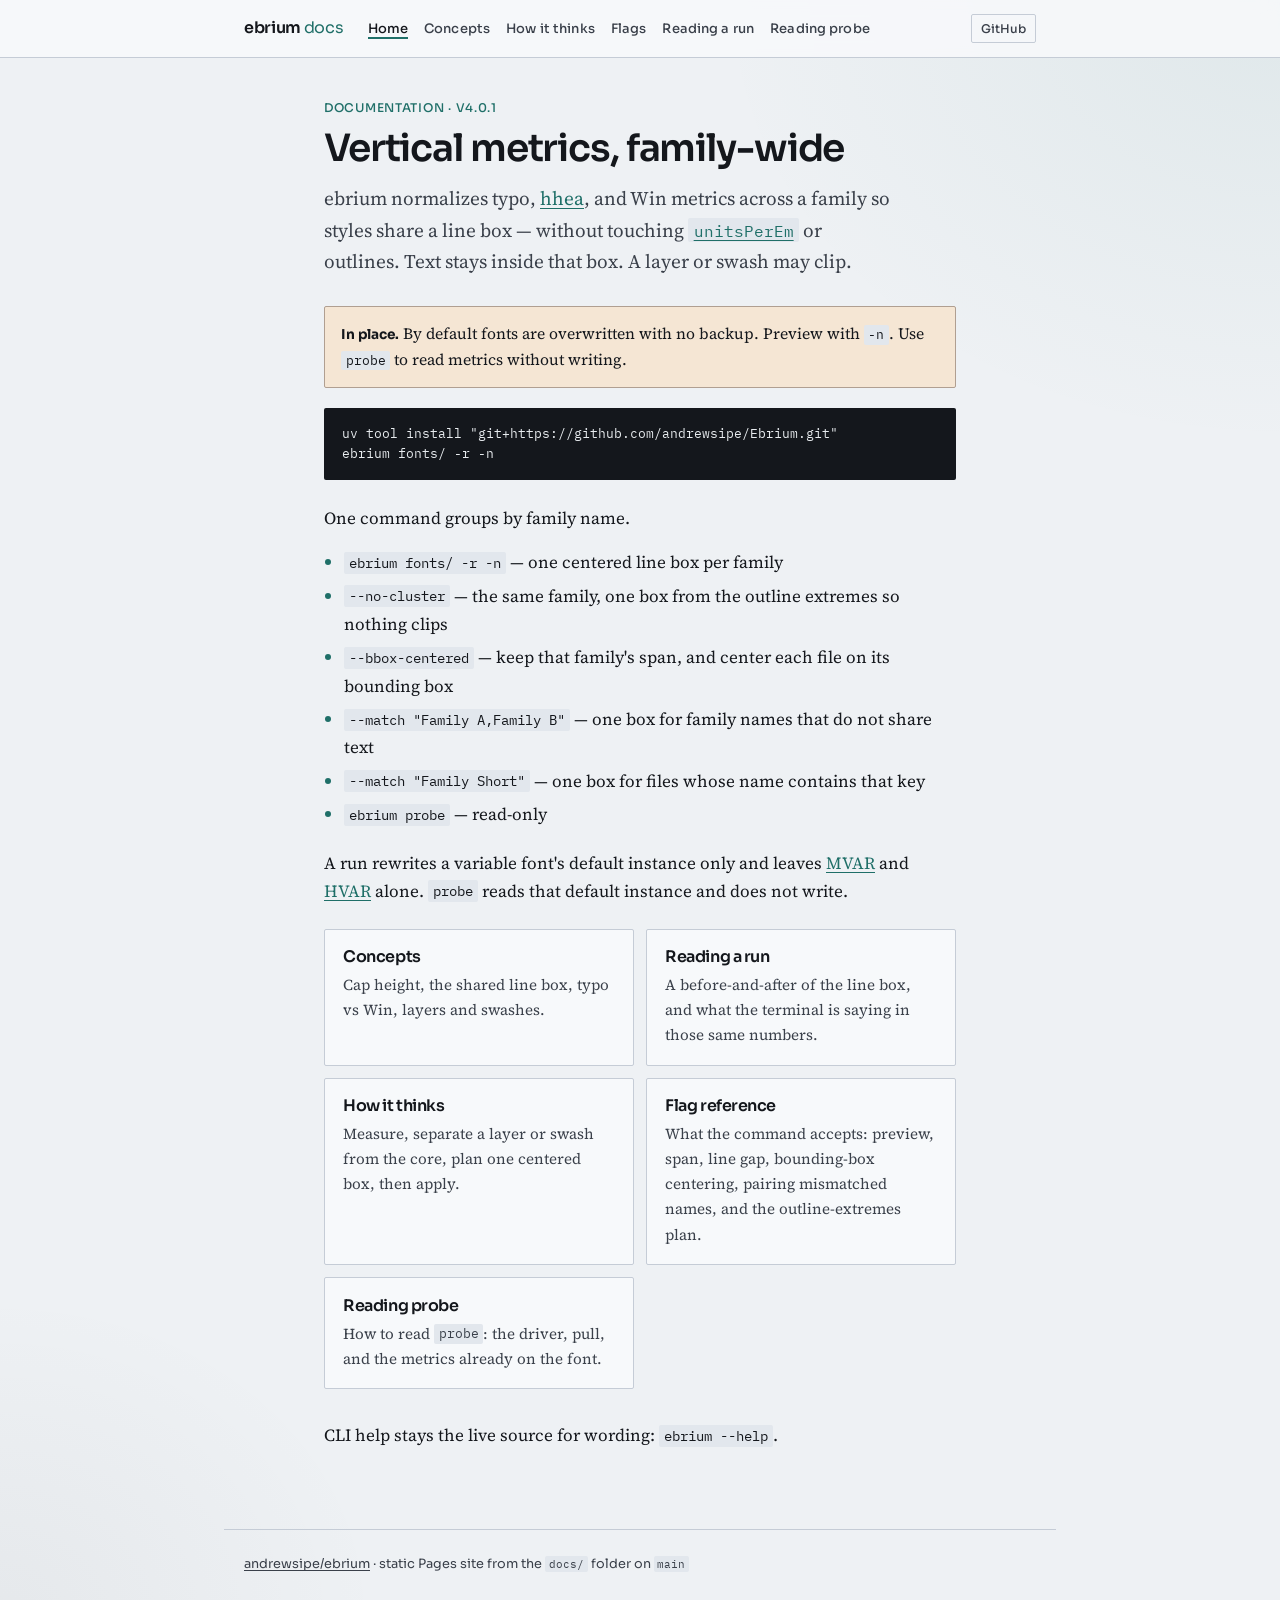
<file: docs/index.html>
<!DOCTYPE html>
<html lang="en">
<head>
  <meta charset="utf-8" />
  <meta name="viewport" content="width=device-width, initial-scale=1" />
  <title>ebrium docs</title>
  <meta name="description" content="Normalize vertical metrics across font families — the line box, how to read a run, flags, and report lookup." />
  <link rel="preconnect" href="https://fonts.googleapis.com" />
  <link rel="preconnect" href="https://fonts.gstatic.com" crossorigin />
  <link href="https://fonts.googleapis.com/css2?family=IBM+Plex+Mono:wght@400;500&family=Sora:wght@400;500;600&family=Source+Serif+4:opsz,wght@8..60,400;8..60,600&display=swap" rel="stylesheet" />
  <link rel="stylesheet" href="styles.css" />
</head>
<body>
  <header class="site-header">
    <div class="site-header-inner">
      <a class="brand" href="index.html">ebrium <span>docs</span></a>
      <nav class="nav" aria-label="Primary">
        <a href="index.html" aria-current="page">Home</a>
        <a href="concepts.html">Concepts</a>
        <a href="logic.html">How it thinks</a>
        <a href="flags.html">Flags</a>
        <a href="terminal.html">Reading a run</a>
        <a href="report.html">Reading probe</a>
      </nav>
      <a class="github-link" href="https://github.com/andrewsipe/ebrium">GitHub</a>
    </div>
  </header>

  <main>
    <p class="meta">Documentation · v4.0.1</p>
    <h1>Vertical metrics, family-wide</h1>
    <p class="lede">
      ebrium normalizes typo, <a href="https://learn.microsoft.com/en-us/typography/opentype/spec/hhea">hhea</a>, and Win metrics across a family so styles share a line box — without touching <a href="https://learn.microsoft.com/en-us/typography/opentype/spec/head#unitsPerEm"><code>unitsPerEm</code></a> or outlines. Text stays inside that box. A layer or swash may clip.
    </p>

    <div class="callout warn">
      <strong>In place.</strong> By default fonts are overwritten with no backup. Preview with <code>-n</code>. Use <code>probe</code> to read metrics without writing.
    </div>

    <pre><code>uv tool install "git+https://github.com/andrewsipe/Ebrium.git"
ebrium fonts/ -r -n</code></pre>

    <p>One command groups by family name.</p>
    <ul>
      <li><code>ebrium fonts/ -r -n</code> — one centered line box per family</li>
      <li><code>--no-cluster</code> — the same family, one box from the outline extremes so nothing clips</li>
      <li><code>--bbox-centered</code> — keep that family's span, and center each file on its bounding box</li>
      <li><code>--match "Family A,Family B"</code> — one box for family names that do not share text</li>
      <li><code>--match "Family Short"</code> — one box for files whose name contains that key</li>
      <li><code>ebrium probe</code> — read-only</li>
    </ul>
    <p>A run rewrites a variable font's default instance only and leaves <a href="https://learn.microsoft.com/en-us/typography/opentype/spec/mvar">MVAR</a> and <a href="https://learn.microsoft.com/en-us/typography/opentype/spec/hvar">HVAR</a> alone. <code>probe</code> reads that default instance and does not write.</p>

    <div class="card-grid">
      <a class="card" href="concepts.html">
        <h2>Concepts</h2>
        <p>Cap height, the shared line box, typo vs Win, layers and swashes.</p>
      </a>
      <a class="card" href="terminal.html">
        <h2>Reading a run</h2>
        <p>A before-and-after of the line box, and what the terminal is saying in those same numbers.</p>
      </a>
      <a class="card" href="logic.html">
        <h2>How it thinks</h2>
        <p>Measure, separate a layer or swash from the core, plan one centered box, then apply.</p>
      </a>
      <a class="card" href="flags.html">
        <h2>Flag reference</h2>
        <p>What the command accepts: preview, span, line gap, bounding-box centering, pairing mismatched names, and the outline-extremes plan.</p>
      </a>
      <a class="card" href="report.html">
        <h2>Reading probe</h2>
        <p>How to read <code>probe</code>: the driver, pull, and the metrics already on the font.</p>
      </a>
    </div>

    <p>CLI help stays the live source for wording: <code>ebrium --help</code>.</p>
  </main>

  <footer class="site-footer">
    <a href="https://github.com/andrewsipe/ebrium">andrewsipe/ebrium</a>
    · static Pages site from the <code>docs/</code> folder on <code>main</code>
  </footer>
</body>
</html>
</file>
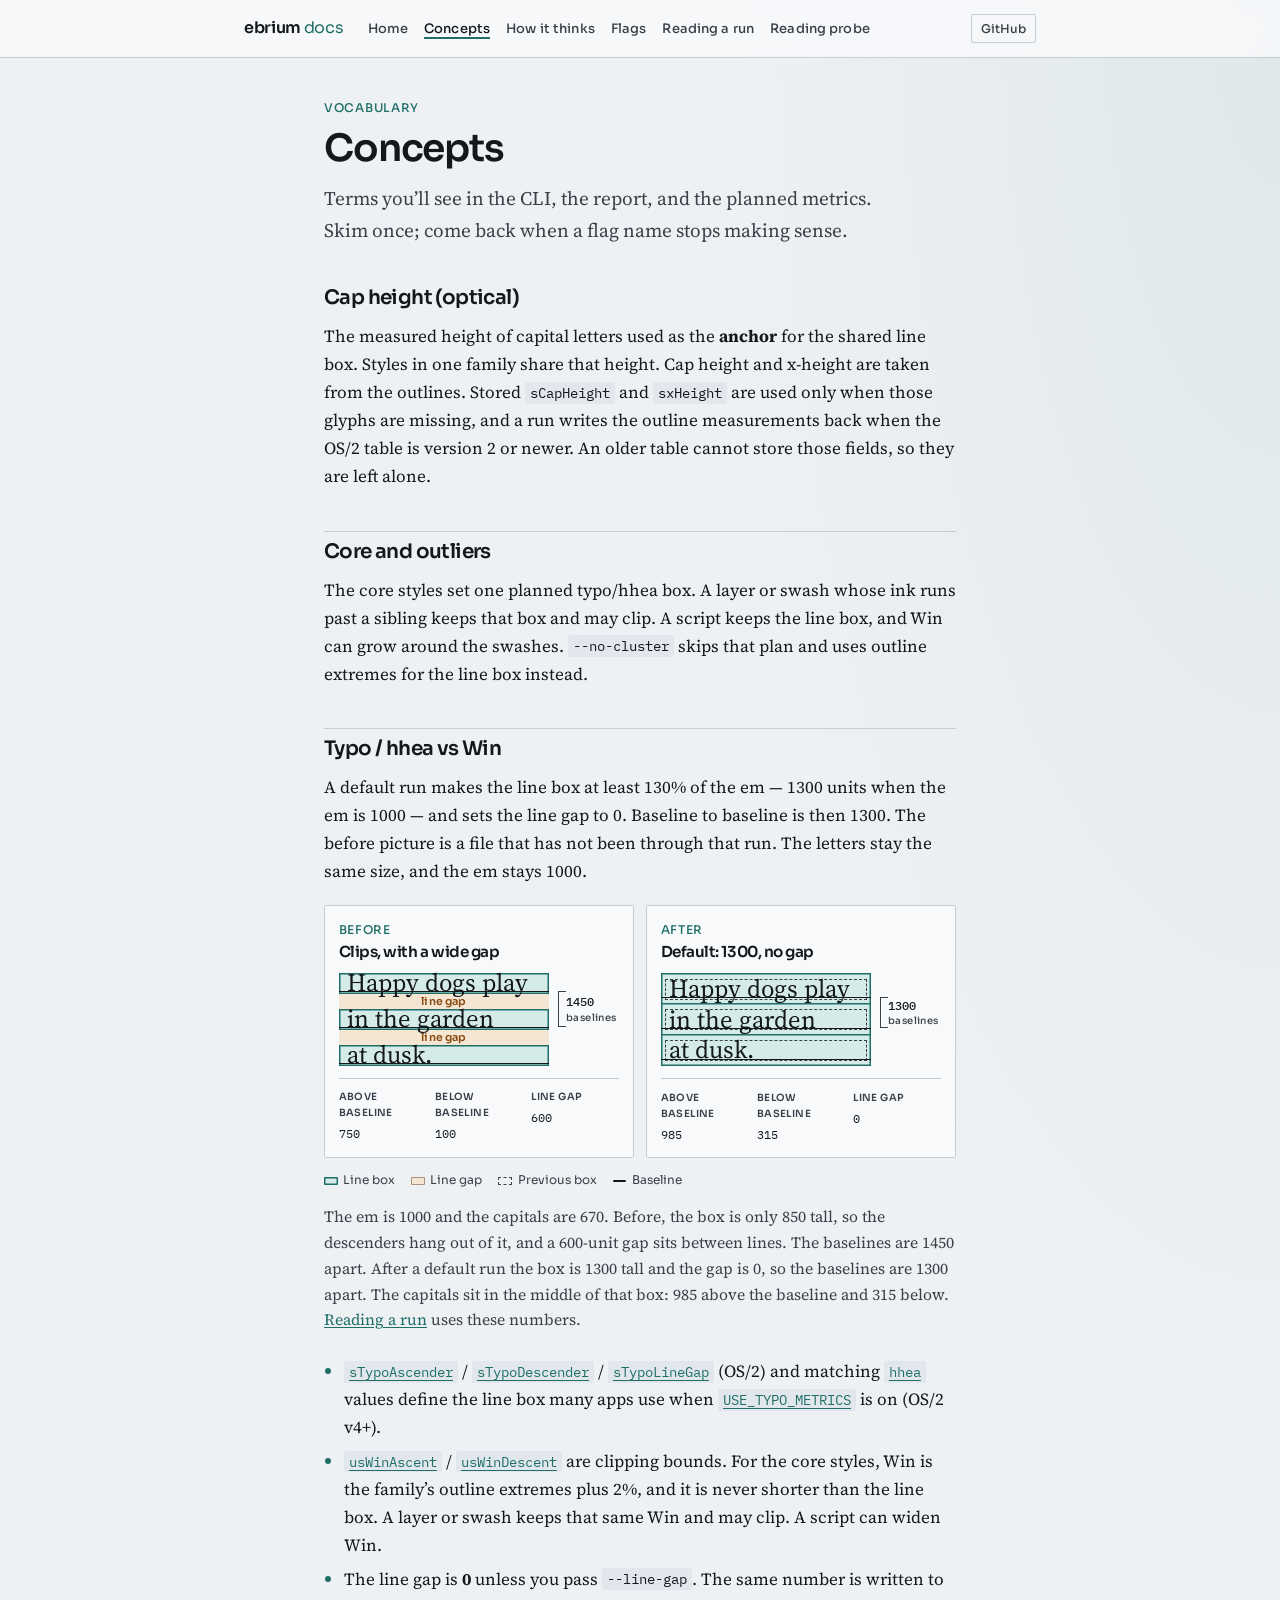
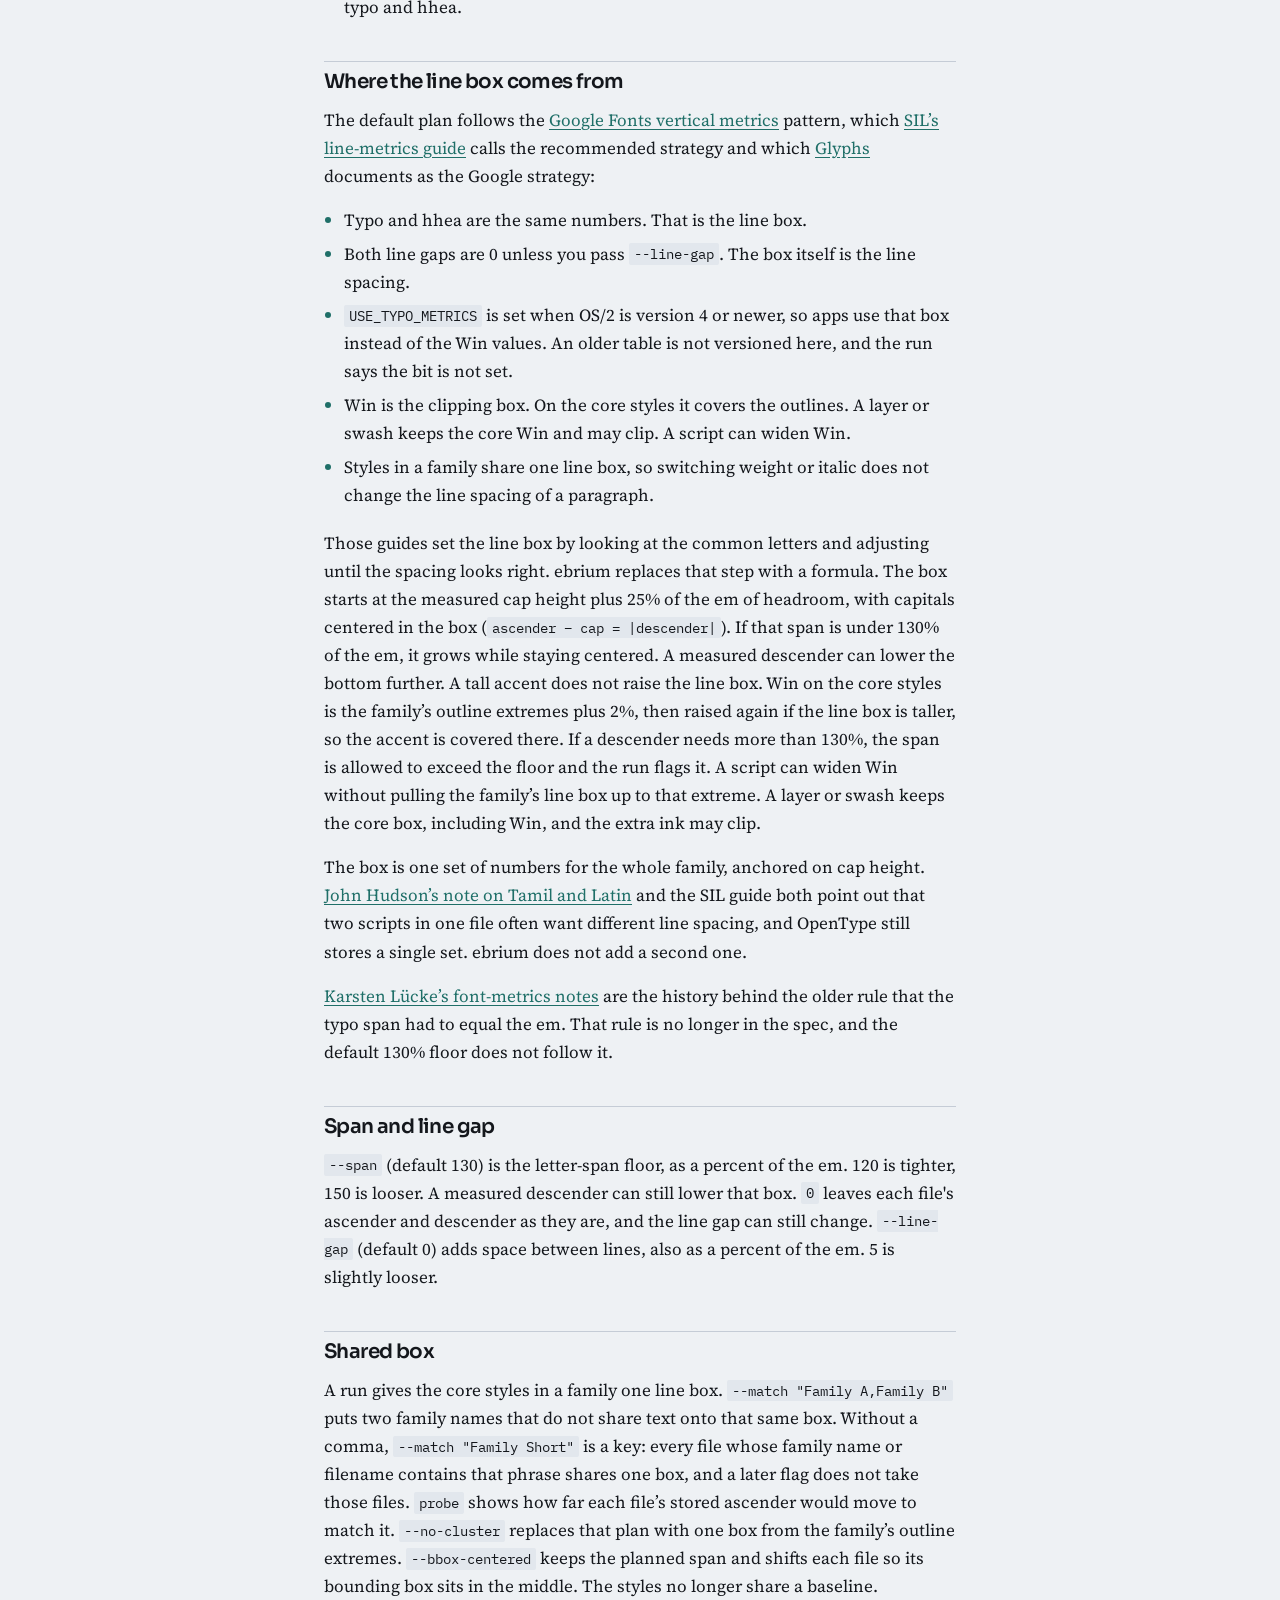
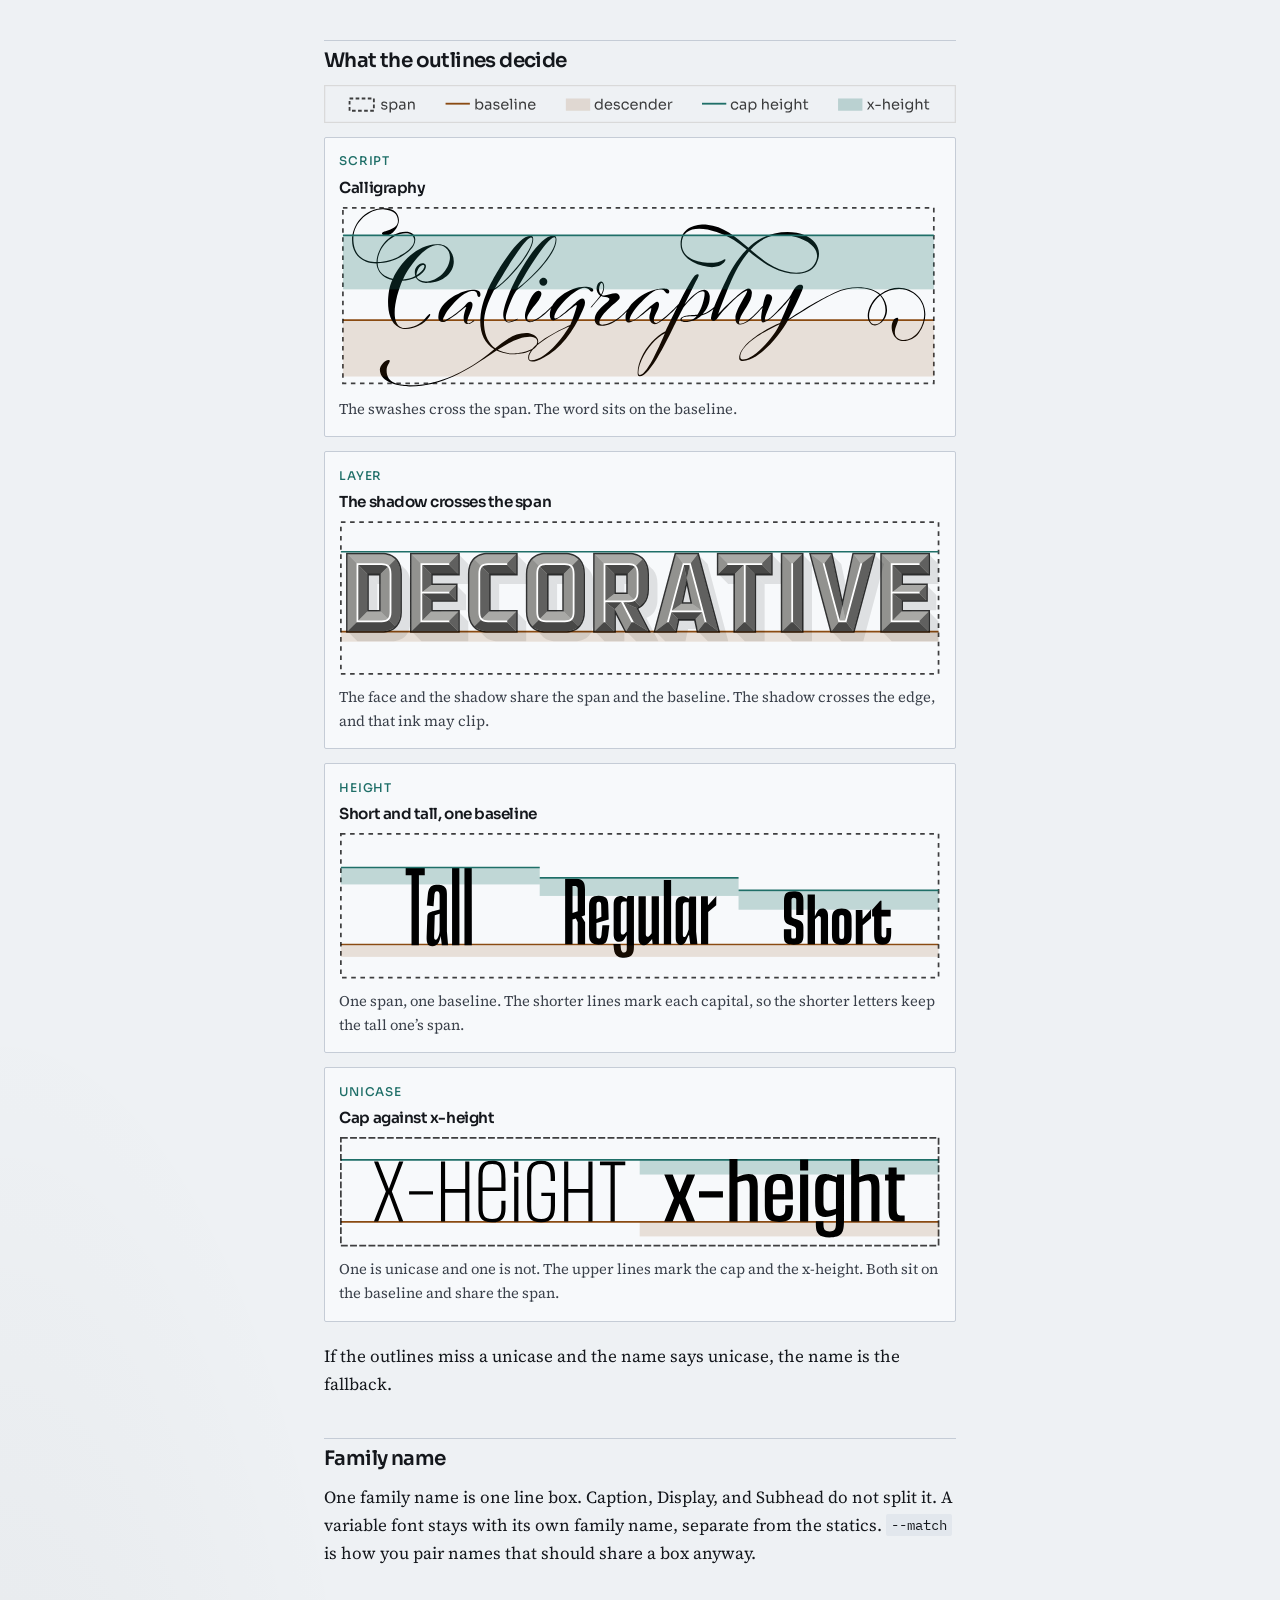
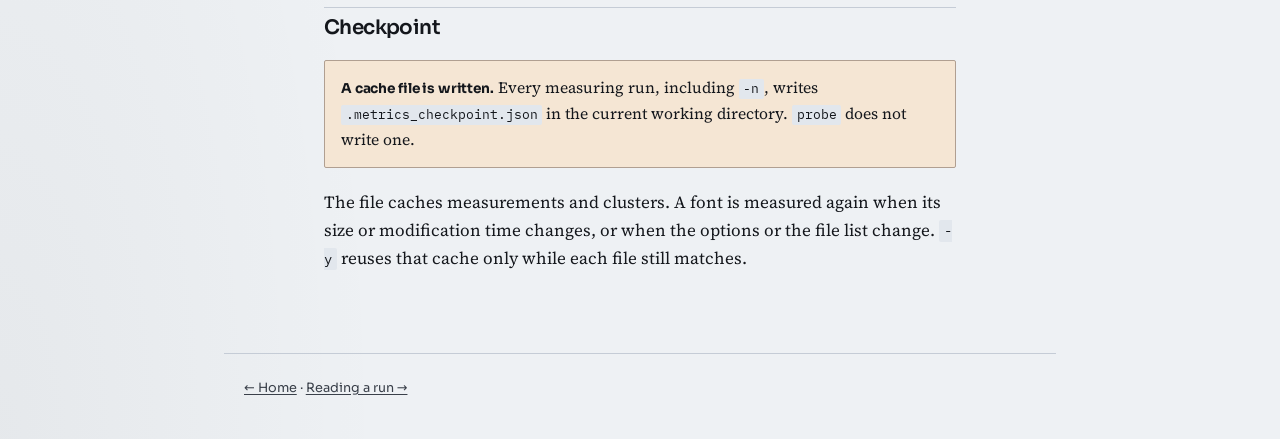
<file: docs/concepts.html>
<!DOCTYPE html>
<html lang="en">
<head>
  <meta charset="utf-8" />
  <meta name="viewport" content="width=device-width, initial-scale=1" />
  <title>Concepts · ebrium</title>
  <link rel="preconnect" href="https://fonts.googleapis.com" />
  <link rel="preconnect" href="https://fonts.gstatic.com" crossorigin />
  <link href="https://fonts.googleapis.com/css2?family=IBM+Plex+Mono:wght@400;500&family=Sora:wght@400;500;600&family=Source+Serif+4:opsz,wght@8..60,400;8..60,600&display=swap" rel="stylesheet" />
  <link rel="stylesheet" href="styles.css" />
</head>
<body>
  <header class="site-header">
    <div class="site-header-inner">
      <a class="brand" href="index.html">ebrium <span>docs</span></a>
      <nav class="nav" aria-label="Primary">
        <a href="index.html">Home</a>
        <a href="concepts.html" aria-current="page">Concepts</a>
        <a href="logic.html">How it thinks</a>
        <a href="flags.html">Flags</a>
        <a href="terminal.html">Reading a run</a>
        <a href="report.html">Reading probe</a>
      </nav>
      <a class="github-link" href="https://github.com/andrewsipe/ebrium">GitHub</a>
    </div>
  </header>

  <main>
    <p class="meta">Vocabulary</p>
    <h1>Concepts</h1>
    <p class="lede">Terms you’ll see in the CLI, the report, and the planned metrics. Skim once; come back when a flag name stops making sense.</p>

    <h2>Cap height (optical)</h2>
    <p>The measured height of capital letters used as the <strong>anchor</strong> for the shared line box. Styles in one family share that height. Cap height and x-height are taken from the outlines. Stored <code>sCapHeight</code> and <code>sxHeight</code> are used only when those glyphs are missing, and a run writes the outline measurements back when the OS/2 table is version 2 or newer. An older table cannot store those fields, so they are left alone.</p>

    <h2>Core and outliers</h2>
    <p>The core styles set one planned typo/hhea box. A layer or swash whose ink runs past a sibling keeps that box and may clip. A script keeps the line box, and Win can grow around the swashes. <code>--no-cluster</code> skips that plan and uses outline extremes for the line box instead.</p>

    <h2 id="line-box">Typo / hhea vs Win</h2>
    <p>A default run makes the line box at least 130% of the em — 1300 units when the em is 1000 — and sets the line gap to 0. Baseline to baseline is then 1300. The before picture is a file that has not been through that run. The letters stay the same size, and the em stays 1000.</p>

    <!-- Specimen: em 1000, cap 670. Before 750 / 100 / gap 600. After 985 / 315 / gap 0. Keep in sync with terminal.html. -->
    <figure class="linebox">
      <div class="linebox-panels">
        <div class="linebox-panel">
          <p class="meta">Before</p>
          <h3>Clips, with a wide gap</h3>
          <div class="stack before">
            <div class="ln"><span>Happy dogs play</span></div>
            <div class="band">line gap</div>
            <div class="ln"><span>in the garden</span></div>
            <div class="band">line gap</div>
            <div class="ln"><span>at dusk.</span></div>
            <div class="measure">1450<small>baselines</small></div>
          </div>
          <ul class="linebox-nums">
            <li><span>Above baseline</span>750</li>
            <li><span>Below baseline</span>100</li>
            <li><span>Line gap</span>600</li>
          </ul>
        </div>
        <div class="linebox-panel">
          <p class="meta">After</p>
          <h3>Default: 1300, no gap</h3>
          <div class="stack after">
            <div class="ln"><span>Happy dogs play</span></div>
            <div class="ln"><span>in the garden</span></div>
            <div class="ln"><span>at dusk.</span></div>
            <div class="measure">1300<small>baselines</small></div>
          </div>
          <ul class="linebox-nums">
            <li><span>Above baseline</span>985</li>
            <li><span>Below baseline</span>315</li>
            <li><span>Line gap</span>0</li>
          </ul>
        </div>
      </div>
      <ul class="linebox-key">
        <li><i class="swatch box" aria-hidden="true"></i>Line box</li>
        <li><i class="swatch gap" aria-hidden="true"></i>Line gap</li>
        <li><i class="swatch ghost" aria-hidden="true"></i>Previous box</li>
        <li><i class="swatch base" aria-hidden="true"></i>Baseline</li>
      </ul>
      <figcaption>
        The em is 1000 and the capitals are 670. Before, the box is only 850 tall, so the descenders hang out of it, and a 600-unit gap sits between lines. The baselines are 1450 apart. After a default run the box is 1300 tall and the gap is 0, so the baselines are 1300 apart. The capitals sit in the middle of that box: 985 above the baseline and 315 below. <a href="terminal.html">Reading a run</a> uses these numbers.
      </figcaption>
    </figure>

    <ul>
      <li><a href="https://learn.microsoft.com/en-us/typography/opentype/spec/os2#sTypoAscender"><code>sTypoAscender</code></a> / <a href="https://learn.microsoft.com/en-us/typography/opentype/spec/os2#sTypoDescender"><code>sTypoDescender</code></a> / <a href="https://learn.microsoft.com/en-us/typography/opentype/spec/os2#sTypoLineGap"><code>sTypoLineGap</code></a> (OS/2) and matching <a href="https://learn.microsoft.com/en-us/typography/opentype/spec/hhea"><code>hhea</code></a> values define the line box many apps use when <a href="https://learn.microsoft.com/en-us/typography/opentype/spec/os2#fsSelection"><code>USE_TYPO_METRICS</code></a> is on (OS/2 v4+).</li>
      <li><a href="https://learn.microsoft.com/en-us/typography/opentype/spec/os2#usWinAscent"><code>usWinAscent</code></a> / <a href="https://learn.microsoft.com/en-us/typography/opentype/spec/os2#usWinDescent"><code>usWinDescent</code></a> are clipping bounds. For the core styles, Win is the family’s outline extremes plus 2%, and it is never shorter than the line box. A layer or swash keeps that same Win and may clip. A script can widen Win.</li>
      <li>The line gap is <strong>0</strong> unless you pass <code>--line-gap</code>. The same number is written to typo and hhea.</li>
    </ul>

    <h2>Where the line box comes from</h2>
    <p>The default plan follows the <a href="https://googlefonts.github.io/gf-guide/metrics.html">Google Fonts vertical metrics</a> pattern, which <a href="https://writingsystems.info/topics/fonts/line-metrics/">SIL’s line-metrics guide</a> calls the recommended strategy and which <a href="https://glyphsapp.com/learn/vertical-metrics">Glyphs</a> documents as the Google strategy:</p>
    <ul>
      <li>Typo and hhea are the same numbers. That is the line box.</li>
      <li>Both line gaps are 0 unless you pass <code>--line-gap</code>. The box itself is the line spacing.</li>
      <li><code>USE_TYPO_METRICS</code> is set when OS/2 is version 4 or newer, so apps use that box instead of the Win values. An older table is not versioned here, and the run says the bit is not set.</li>
      <li>Win is the clipping box. On the core styles it covers the outlines. A layer or swash keeps the core Win and may clip. A script can widen Win.</li>
      <li>Styles in a family share one line box, so switching weight or italic does not change the line spacing of a paragraph.</li>
    </ul>
    <p>Those guides set the line box by looking at the common letters and adjusting until the spacing looks right. ebrium replaces that step with a formula. The box starts at the measured cap height plus 25% of the em of headroom, with capitals centered in the box (<code>ascender − cap = |descender|</code>). If that span is under 130% of the em, it grows while staying centered. A measured descender can lower the bottom further. A tall accent does not raise the line box. Win on the core styles is the family’s outline extremes plus 2%, then raised again if the line box is taller, so the accent is covered there. If a descender needs more than 130%, the span is allowed to exceed the floor and the run flags it. A script can widen Win without pulling the family’s line box up to that extreme. A layer or swash keeps the core box, including Win, and the extra ink may clip.</p>
    <p>The box is one set of numbers for the whole family, anchored on cap height. <a href="https://typedrawers.com/discussion/4554/on-vertical-metrics-in-the-context-of-a-biscript-tamil-and-latin-font">John Hudson’s note on Tamil and Latin</a> and the SIL guide both point out that two scripts in one file often want different line spacing, and OpenType still stores a single set. ebrium does not add a second one.</p>
    <p><a href="https://kltf.de/files/FontMetrics-kltf.pdf">Karsten Lücke’s font-metrics notes</a> are the history behind the older rule that the typo span had to equal the em. That rule is no longer in the spec, and the default 130% floor does not follow it.</p>

    <h2>Span and line gap</h2>
    <p><code>--span</code> (default 130) is the letter-span floor, as a percent of the em. 120 is tighter, 150 is looser. A measured descender can still lower that box. <code>0</code> leaves each file's ascender and descender as they are, and the line gap can still change. <code>--line-gap</code> (default 0) adds space between lines, also as a percent of the em. 5 is slightly looser.</p>

    <h2>Shared box</h2>
    <p>A run gives the core styles in a family one line box. <code>--match "Family A,Family B"</code> puts two family names that do not share text onto that same box. Without a comma, <code>--match "Family Short"</code> is a key: every file whose family name or filename contains that phrase shares one box, and a later flag does not take those files. <code>probe</code> shows how far each file’s stored ascender would move to match it. <code>--no-cluster</code> replaces that plan with one box from the family’s outline extremes. <code>--bbox-centered</code> keeps the planned span and shifts each file so its bounding box sits in the middle. The styles no longer share a baseline.</p>

    <h2 id="assume">What the outlines decide</h2>
    <figure class="concept-legend">
      <img src="legend.svg?v=4" width="520" height="31" alt="Legend: dashed span, ochre baseline, descender band, teal cap height, and x-height band." />
    </figure>
    <div class="modes">
      <article class="mode">
        <p class="meta">script</p>
        <h3>Calligraphy</h3>
        <div class="stage specimen-stage">
          <img src="script.svg?v=3" width="528" height="159" alt="A script word inside the span, sitting on the baseline." />
        </div>
        <p class="what">The swashes cross the span. The word sits on the baseline.</p>
      </article>
      <article class="mode">
        <p class="meta">layer</p>
        <h3>The shadow crosses the span</h3>
        <div class="stage specimen-stage">
          <img src="decorative.svg?v=3" width="522" height="134" alt="A layered word. The face sits in the span and the shadow crosses it." />
        </div>
        <p class="what">The face and the shadow share the span and the baseline. The shadow crosses the edge, and that ink may clip.</p>
      </article>
      <article class="mode">
        <p class="meta">height</p>
        <h3>Short and tall, one baseline</h3>
        <div class="stage specimen-stage">
          <img src="varied-height.svg?v=3" width="522" height="127" alt="Three capitals of different heights inside one span, on one baseline. A line marks each cap." />
        </div>
        <p class="what">One span, one baseline. The shorter lines mark each capital, so the shorter letters keep the tall one’s span.</p>
      </article>
      <article class="mode">
        <p class="meta">unicase</p>
        <h3>Cap against x-height</h3>
        <div class="stage specimen-stage">
          <img src="unicase.svg?v=3" width="522" height="96" alt="A unicase word and a text word inside one span, on one baseline." />
        </div>
        <p class="what">One is unicase and one is not. The upper lines mark the cap and the x-height. Both sit on the baseline and share the span.</p>
      </article>
    </div>
    <p>If the outlines miss a unicase and the name says unicase, the name is the fallback.</p>

    <h2>Family name</h2>
    <p>One family name is one line box. Caption, Display, and Subhead do not split it. A variable font stays with its own family name, separate from the statics. <code>--match</code> is how you pair names that should share a box anyway.</p>

    <h2>Checkpoint</h2>
    <div class="callout warn">
      <strong>A cache file is written.</strong> Every measuring run, including <code>-n</code>, writes <code>.metrics_checkpoint.json</code> in the current working directory. <code>probe</code> does not write one.
    </div>
    <p>The file caches measurements and clusters. A font is measured again when its size or modification time changes, or when the options or the file list change. <code>-y</code> reuses that cache only while each file still matches.</p>
  </main>

  <footer class="site-footer">
    <a href="index.html">← Home</a>
    · <a href="terminal.html">Reading a run →</a>
  </footer>
</body>
</html>
</file>
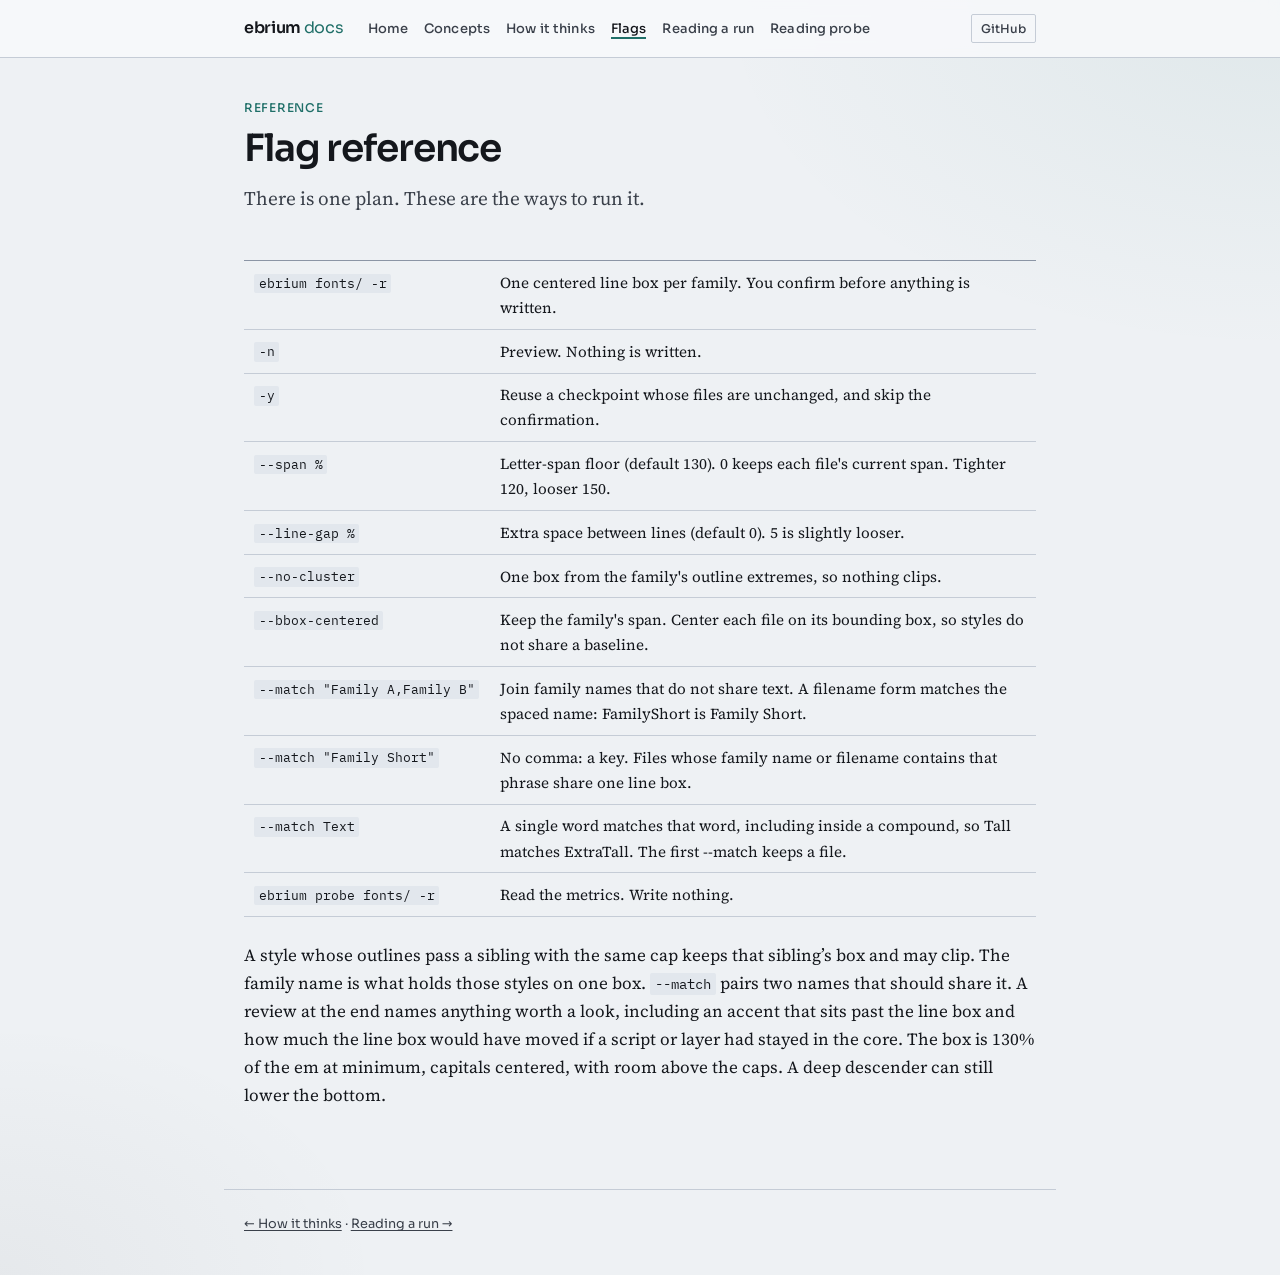
<file: docs/flags.html>
<!DOCTYPE html>
<html lang="en">
<head>
  <meta charset="utf-8" />
  <meta name="viewport" content="width=device-width, initial-scale=1" />
  <title>Flags · ebrium</title>
  <link rel="preconnect" href="https://fonts.googleapis.com" />
  <link rel="preconnect" href="https://fonts.gstatic.com" crossorigin />
  <link href="https://fonts.googleapis.com/css2?family=IBM+Plex+Mono:wght@400;500&family=Sora:wght@400;500;600&family=Source+Serif+4:opsz,wght@8..60,400;8..60,600&display=swap" rel="stylesheet" />
  <link rel="stylesheet" href="styles.css" />
</head>
<body>
  <header class="site-header">
    <div class="site-header-inner">
      <a class="brand" href="index.html">ebrium <span>docs</span></a>
      <nav class="nav" aria-label="Primary">
        <a href="index.html">Home</a>
        <a href="concepts.html">Concepts</a>
        <a href="logic.html">How it thinks</a>
        <a href="flags.html" aria-current="page">Flags</a>
        <a href="terminal.html">Reading a run</a>
        <a href="report.html">Reading probe</a>
      </nav>
      <a class="github-link" href="https://github.com/andrewsipe/ebrium">GitHub</a>
    </div>
  </header>

  <main class="wide">
    <p class="meta">Reference</p>
    <h1>Flag reference</h1>
    <p class="lede">There is one plan. These are the ways to run it.</p>

    <table>
      <thead><tr><th></th><th></th></tr></thead>
      <tbody>
        <tr><td><code>ebrium fonts/ -r</code></td><td>One centered line box per family. You confirm before anything is written.</td></tr>
        <tr><td><code>-n</code></td><td>Preview. Nothing is written.</td></tr>
        <tr><td><code>-y</code></td><td>Reuse a checkpoint whose files are unchanged, and skip the confirmation.</td></tr>
        <tr><td><code>--span %</code></td><td>Letter-span floor (default 130). 0 keeps each file's current span. Tighter 120, looser 150.</td></tr>
        <tr><td><code>--line-gap %</code></td><td>Extra space between lines (default 0). 5 is slightly looser.</td></tr>
        <tr><td><code>--no-cluster</code></td><td>One box from the family's outline extremes, so nothing clips.</td></tr>
        <tr><td><code>--bbox-centered</code></td><td>Keep the family's span. Center each file on its bounding box, so styles do not share a baseline.</td></tr>
        <tr><td><code>--match "Family A,Family B"</code></td><td>Join family names that do not share text. A filename form matches the spaced name: FamilyShort is Family Short.</td></tr>
        <tr><td><code>--match "Family Short"</code></td><td>No comma: a key. Files whose family name or filename contains that phrase share one line box.</td></tr>
        <tr><td><code>--match Text</code></td><td>A single word matches that word, including inside a compound, so Tall matches ExtraTall. The first --match keeps a file.</td></tr>
        <tr><td><code>ebrium probe fonts/ -r</code></td><td>Read the metrics. Write nothing.</td></tr>
      </tbody>
    </table>
    <p>A style whose outlines pass a sibling with the same cap keeps that sibling’s box and may clip. The family name is what holds those styles on one box. <code>--match</code> pairs two names that should share it. A review at the end names anything worth a look, including an accent that sits past the line box and how much the line box would have moved if a script or layer had stayed in the core. The box is 130% of the em at minimum, capitals centered, with room above the caps. A deep descender can still lower the bottom.</p>

  </main>

  <footer class="site-footer">
    <a href="logic.html">← How it thinks</a>
    · <a href="terminal.html">Reading a run →</a>
  </footer>
</body>
</html>
</file>
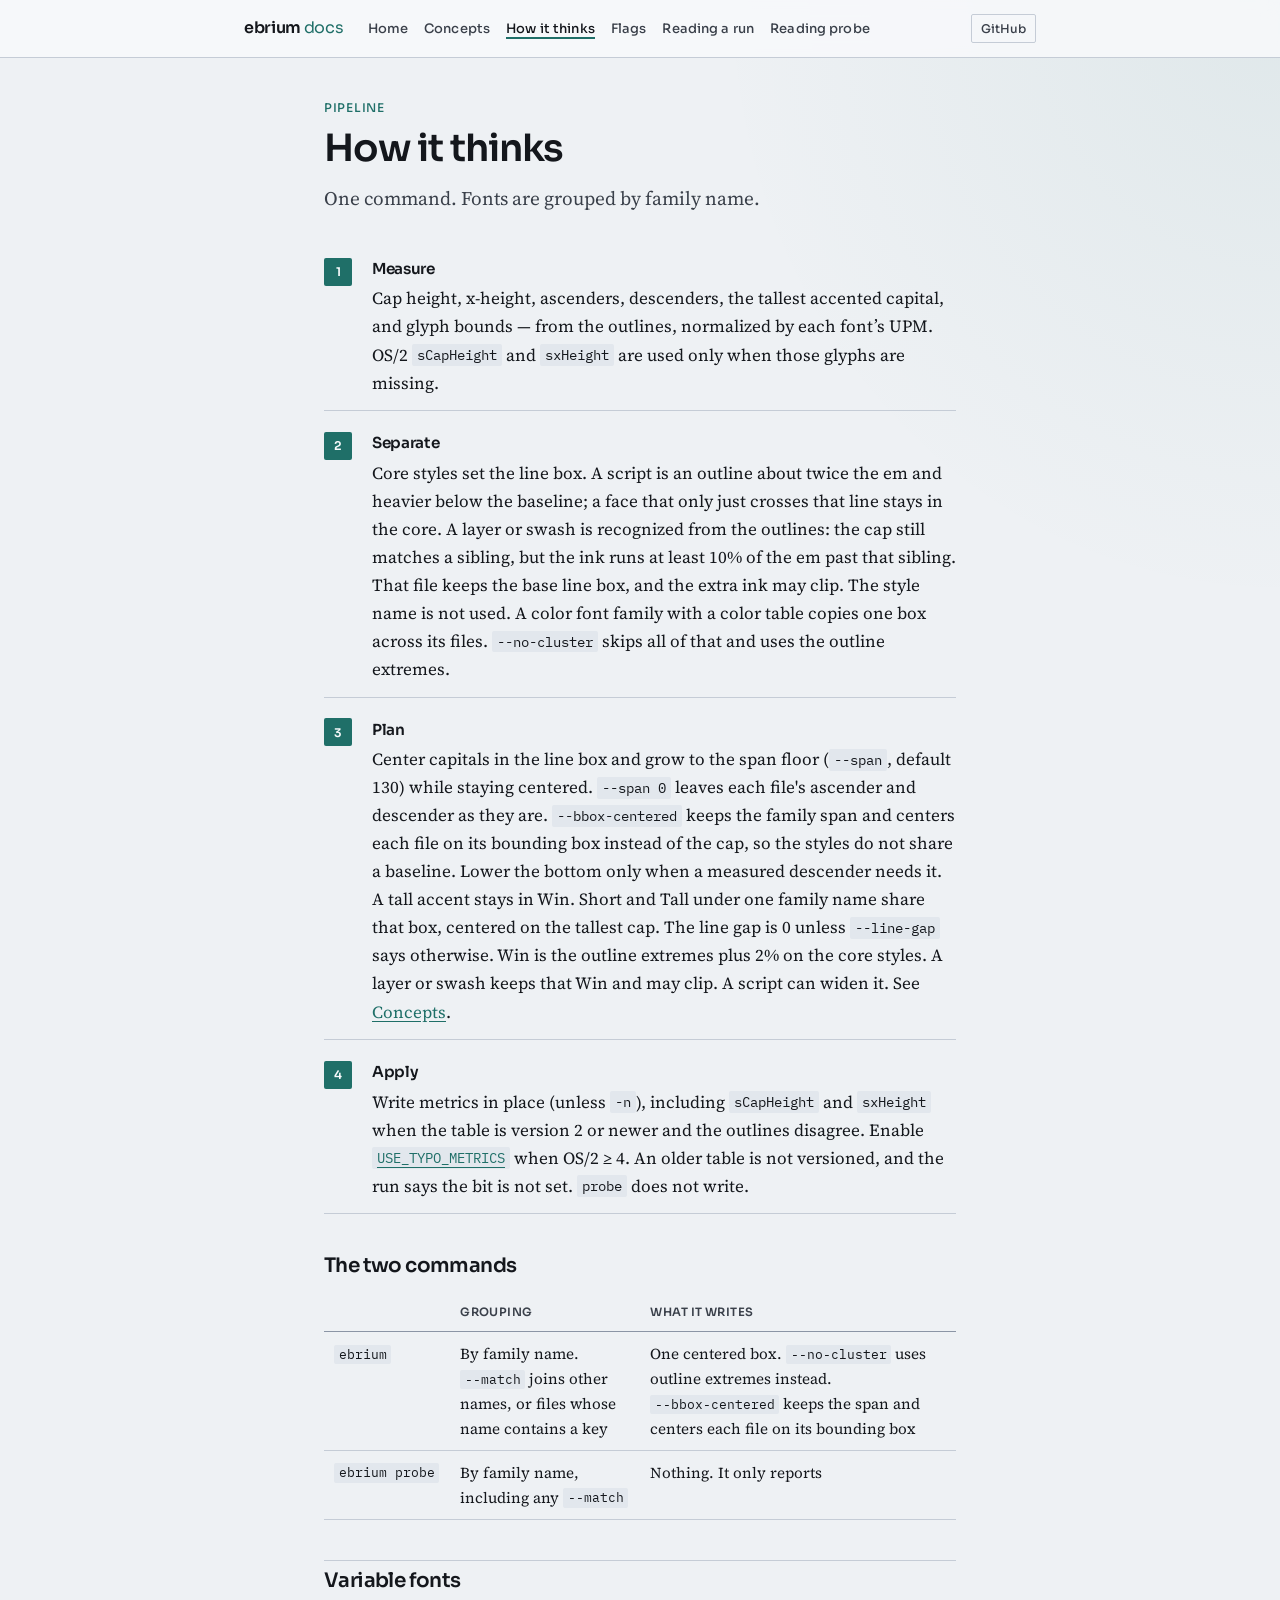
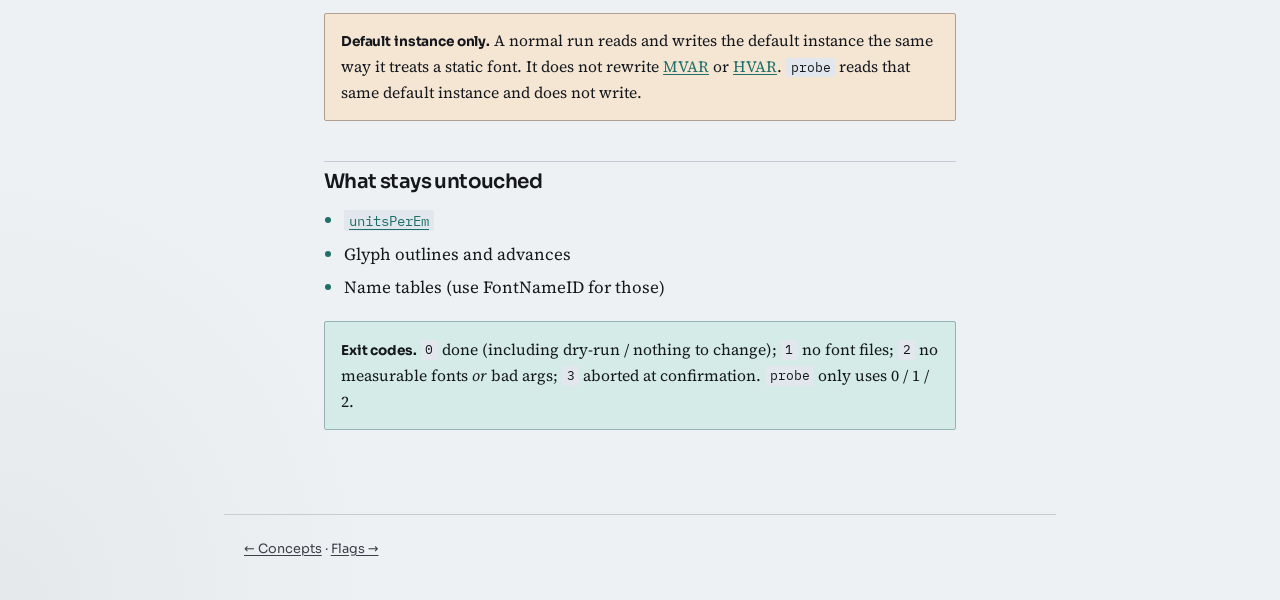
<file: docs/logic.html>
<!DOCTYPE html>
<html lang="en">
<head>
  <meta charset="utf-8" />
  <meta name="viewport" content="width=device-width, initial-scale=1" />
  <title>How it thinks · ebrium</title>
  <link rel="preconnect" href="https://fonts.googleapis.com" />
  <link rel="preconnect" href="https://fonts.gstatic.com" crossorigin />
  <link href="https://fonts.googleapis.com/css2?family=IBM+Plex+Mono:wght@400;500&family=Sora:wght@400;500;600&family=Source+Serif+4:opsz,wght@8..60,400;8..60,600&display=swap" rel="stylesheet" />
  <link rel="stylesheet" href="styles.css" />
</head>
<body>
  <header class="site-header">
    <div class="site-header-inner">
      <a class="brand" href="index.html">ebrium <span>docs</span></a>
      <nav class="nav" aria-label="Primary">
        <a href="index.html">Home</a>
        <a href="concepts.html">Concepts</a>
        <a href="logic.html" aria-current="page">How it thinks</a>
        <a href="flags.html">Flags</a>
        <a href="terminal.html">Reading a run</a>
        <a href="report.html">Reading probe</a>
      </nav>
      <a class="github-link" href="https://github.com/andrewsipe/ebrium">GitHub</a>
    </div>
  </header>

  <main>
    <p class="meta">Pipeline</p>
    <h1>How it thinks</h1>
    <p class="lede">One command. Fonts are grouped by family name.</p>

    <ol class="steps">
      <li>
        <span class="term">Measure</span>
        Cap height, x-height, ascenders, descenders, the tallest accented capital, and glyph bounds — from the outlines, normalized by each font’s UPM. OS/2 <code>sCapHeight</code> and <code>sxHeight</code> are used only when those glyphs are missing.
      </li>
      <li>
        <span class="term">Separate</span>
        Core styles set the line box. A script is an outline about twice the em and heavier below the baseline; a face that only just crosses that line stays in the core. A layer or swash is recognized from the outlines: the cap still matches a sibling, but the ink runs at least 10% of the em past that sibling. That file keeps the base line box, and the extra ink may clip. The style name is not used. A color font family with a color table copies one box across its files. <code>--no-cluster</code> skips all of that and uses the outline extremes.
      </li>
      <li>
        <span class="term">Plan</span>
        Center capitals in the line box and grow to the span floor (<code>--span</code>, default 130) while staying centered. <code>--span 0</code> leaves each file's ascender and descender as they are. <code>--bbox-centered</code> keeps the family span and centers each file on its bounding box instead of the cap, so the styles do not share a baseline. Lower the bottom only when a measured descender needs it. A tall accent stays in Win. Short and Tall under one family name share that box, centered on the tallest cap. The line gap is 0 unless <code>--line-gap</code> says otherwise. Win is the outline extremes plus 2% on the core styles. A layer or swash keeps that Win and may clip. A script can widen it. See <a href="concepts.html">Concepts</a>.
      </li>
      <li>
        <span class="term">Apply</span>
        Write metrics in place (unless <code>-n</code>), including <code>sCapHeight</code> and <code>sxHeight</code> when the table is version 2 or newer and the outlines disagree. Enable <a href="https://learn.microsoft.com/en-us/typography/opentype/spec/os2#fsSelection"><code>USE_TYPO_METRICS</code></a> when OS/2 ≥ 4. An older table is not versioned, and the run says the bit is not set. <code>probe</code> does not write.
      </li>
    </ol>

    <h2>The two commands</h2>
    <table>
      <thead>
        <tr><th></th><th>Grouping</th><th>What it writes</th></tr>
      </thead>
      <tbody>
        <tr>
          <td><code>ebrium</code></td>
          <td>By family name. <code>--match</code> joins other names, or files whose name contains a key</td>
          <td>One centered box. <code>--no-cluster</code> uses outline extremes instead. <code>--bbox-centered</code> keeps the span and centers each file on its bounding box</td>
        </tr>
        <tr>
          <td><code>ebrium probe</code></td>
          <td>By family name, including any <code>--match</code></td>
          <td>Nothing. It only reports</td>
        </tr>
      </tbody>
    </table>

    <h2>Variable fonts</h2>
    <div class="callout warn">
      <strong>Default instance only.</strong> A normal run reads and writes the default instance the same way it treats a static font. It does not rewrite <a href="https://learn.microsoft.com/en-us/typography/opentype/spec/mvar">MVAR</a> or <a href="https://learn.microsoft.com/en-us/typography/opentype/spec/hvar">HVAR</a>. <code>probe</code> reads that same default instance and does not write.
    </div>

    <h2>What stays untouched</h2>
    <ul>
      <li><a href="https://learn.microsoft.com/en-us/typography/opentype/spec/head#unitsPerEm"><code>unitsPerEm</code></a></li>
      <li>Glyph outlines and advances</li>
      <li>Name tables (use FontNameID for those)</li>
    </ul>

    <div class="callout">
      <strong>Exit codes.</strong> <code>0</code> done (including dry-run / nothing to change); <code>1</code> no font files; <code>2</code> no measurable fonts <em>or</em> bad args; <code>3</code> aborted at confirmation. <code>probe</code> only uses 0 / 1 / 2.
    </div>
  </main>

  <footer class="site-footer">
    <a href="concepts.html">← Concepts</a>
    · <a href="flags.html">Flags →</a>
  </footer>
</body>
</html>
</file>
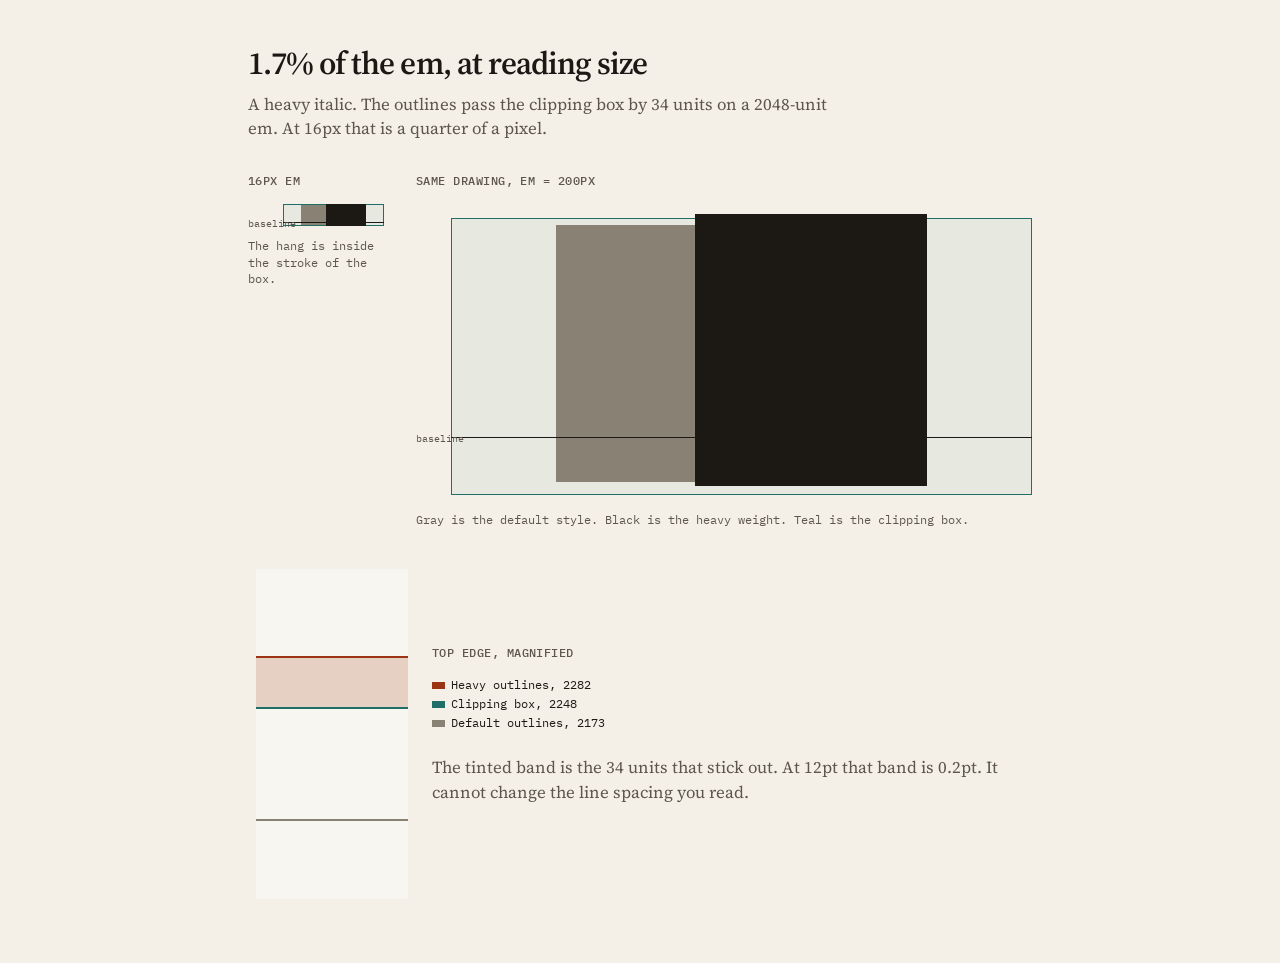
<file: docs/reading-size-hang.html>
<!DOCTYPE html>
<html lang="en">
<head>
  <meta charset="utf-8" />
  <meta name="viewport" content="width=device-width, initial-scale=1" />
  <title>A 1.7% hang at reading size</title>
  <link rel="preconnect" href="https://fonts.googleapis.com" />
  <link rel="preconnect" href="https://fonts.gstatic.com" crossorigin />
  <link href="https://fonts.googleapis.com/css2?family=IBM+Plex+Mono:wght@400;500&family=Source+Serif+4:opsz,wght@8..60,400;8..60,600&display=swap" rel="stylesheet" />
  <style>
    :root {
      --ink: #1c1915;
      --muted: #5c564c;
      --paper: #f4f0e8;
      --clip: #1f6f68;
      --hang: #9a3412;
      --default: #8a8175;
      --rule: #d9d2c5;
    }
    * { box-sizing: border-box; }
    body {
      margin: 0;
      background: var(--paper);
      color: var(--ink);
      font-family: "Source Serif 4", Georgia, serif;
      font-size: 1.05rem;
      line-height: 1.45;
    }
    main { max-width: 52rem; margin: 0 auto; padding: 2.5rem 1.5rem 4rem; }
    h1 { font-size: 2rem; font-weight: 600; letter-spacing: -0.03em; margin: 0 0 0.4rem; }
    .lede { color: var(--muted); margin: 0 0 2rem; max-width: 38rem; }
    .compare { display: grid; grid-template-columns: 8.5rem 1fr; gap: 1.5rem 2rem; align-items: start; }
    h2 { font-family: "IBM Plex Mono", ui-monospace, monospace; font-size: 0.72rem; font-weight: 500; letter-spacing: 0.04em; text-transform: uppercase; margin: 0 0 0.8rem; color: var(--muted); }
    .figure { margin: 0; }
    figcaption { font-family: "IBM Plex Mono", ui-monospace, monospace; font-size: 0.72rem; color: var(--muted); margin-top: 0.7rem; }

    /* Shared drawing. --fs is one em. The em is 2048 units. */
    .stack {
      --fs: 16px;
      --upm: 2048;
      position: relative;
      height: calc(2400 / var(--upm) * var(--fs) + 650 / var(--upm) * var(--fs));
      margin-left: 2.2rem;
    }
    .baseline, .clip, .ink, .heavy {
      position: absolute;
      left: 0;
      right: 0;
    }
    .baseline {
      top: calc(2400 / var(--upm) * var(--fs));
      height: 0;
      border-top: 1px solid var(--ink);
    }
    .baseline span, .edge span {
      position: absolute;
      left: -2.2rem;
      top: -0.45rem;
      font-family: "IBM Plex Mono", ui-monospace, monospace;
      font-size: 0.65rem;
      color: var(--muted);
    }
    .clip {
      top: calc((2400 - 2248) / var(--upm) * var(--fs));
      height: calc((2248 + 591) / var(--upm) * var(--fs));
      border: 1.5px solid var(--clip);
      background: rgba(31, 111, 104, 0.06);
    }
    .ink {
      top: calc((2400 - 2173) / var(--upm) * var(--fs));
      height: calc((2173 + 458) / var(--upm) * var(--fs));
      left: 18%;
      right: 18%;
      background: var(--default);
    }
    .heavy {
      top: calc((2400 - 2282) / var(--upm) * var(--fs));
      height: calc((2282 + 498) / var(--upm) * var(--fs));
      left: 42%;
      right: 18%;
      background: var(--ink);
    }
    .reading { --fs: 16px; }
    .enlarged { --fs: 200px; }

    .zoom {
      margin-top: 2.5rem;
      display: grid;
      grid-template-columns: 10rem 1fr;
      gap: 1.5rem;
      align-items: center;
    }
    .crop {
      --unit: 1.5px;
      --origin: 2340;
      position: relative;
      height: calc((var(--origin) - 2120) * var(--unit));
      margin-left: 0.5rem;
      background: rgba(255, 255, 255, 0.35);
    }
    .crop .clip-line, .crop .heavy-line, .crop .default-line {
      position: absolute;
      left: 0;
      right: 0;
      height: 0;
    }
    .crop .clip-line {
      top: calc((var(--origin) - 2248) * var(--unit));
      border-top: 2px solid var(--clip);
    }
    .crop .heavy-line {
      top: calc((var(--origin) - 2282) * var(--unit));
      border-top: 2px solid var(--hang);
    }
    .crop .default-line {
      top: calc((var(--origin) - 2173) * var(--unit));
      border-top: 2px solid var(--default);
    }
    .crop .hang {
      position: absolute;
      left: 0;
      right: 0;
      top: calc((var(--origin) - 2282) * var(--unit));
      height: calc(34 * var(--unit));
      background: rgba(154, 52, 18, 0.2);
    }
    .key { font-family: "IBM Plex Mono", ui-monospace, monospace; font-size: 0.75rem; line-height: 1.6; }
    .key i { display: inline-block; width: 0.8rem; height: 0.45rem; margin-right: 0.4rem; vertical-align: 0; }
    .swatch-clip { background: var(--clip); }
    .swatch-heavy { background: var(--hang); }
    .swatch-ink { background: var(--default); }
    .note { margin-top: 1.5rem; max-width: 38rem; color: var(--muted); }
  </style>
</head>
<body>
  <main>
    <h1>1.7% of the em, at reading size</h1>
    <p class="lede">A heavy italic. The outlines pass the clipping box by 34 units on a 2048-unit em. At 16px that is a quarter of a pixel.</p>

    <div class="compare">
      <figure class="figure">
        <h2>16px em</h2>
        <div class="stack reading" aria-hidden="true">
          <div class="clip"></div>
          <div class="ink"></div>
          <div class="heavy"></div>
          <div class="baseline"><span>baseline</span></div>
        </div>
        <figcaption>The hang is inside the stroke of the box.</figcaption>
      </figure>
      <figure class="figure">
        <h2>Same drawing, em = 200px</h2>
        <div class="stack enlarged" aria-hidden="true">
          <div class="clip"></div>
          <div class="ink"></div>
          <div class="heavy"></div>
          <div class="baseline"><span>baseline</span></div>
        </div>
        <figcaption>Gray is the default style. Black is the heavy weight. Teal is the clipping box.</figcaption>
      </figure>
    </div>

    <div class="zoom">
      <div class="crop" aria-hidden="true">
        <div class="hang"></div>
        <div class="heavy-line"></div>
        <div class="clip-line"></div>
        <div class="default-line"></div>
      </div>
      <div>
        <h2>Top edge, magnified</h2>
        <p class="key">
          <i class="swatch-heavy"></i>Heavy outlines, 2282<br />
          <i class="swatch-clip"></i>Clipping box, 2248<br />
          <i class="swatch-ink"></i>Default outlines, 2173
        </p>
        <p class="note">The tinted band is the 34 units that stick out. At 12pt that band is 0.2pt. It cannot change the line spacing you read.</p>
      </div>
    </div>
  </main>
</body>
</html>
</file>
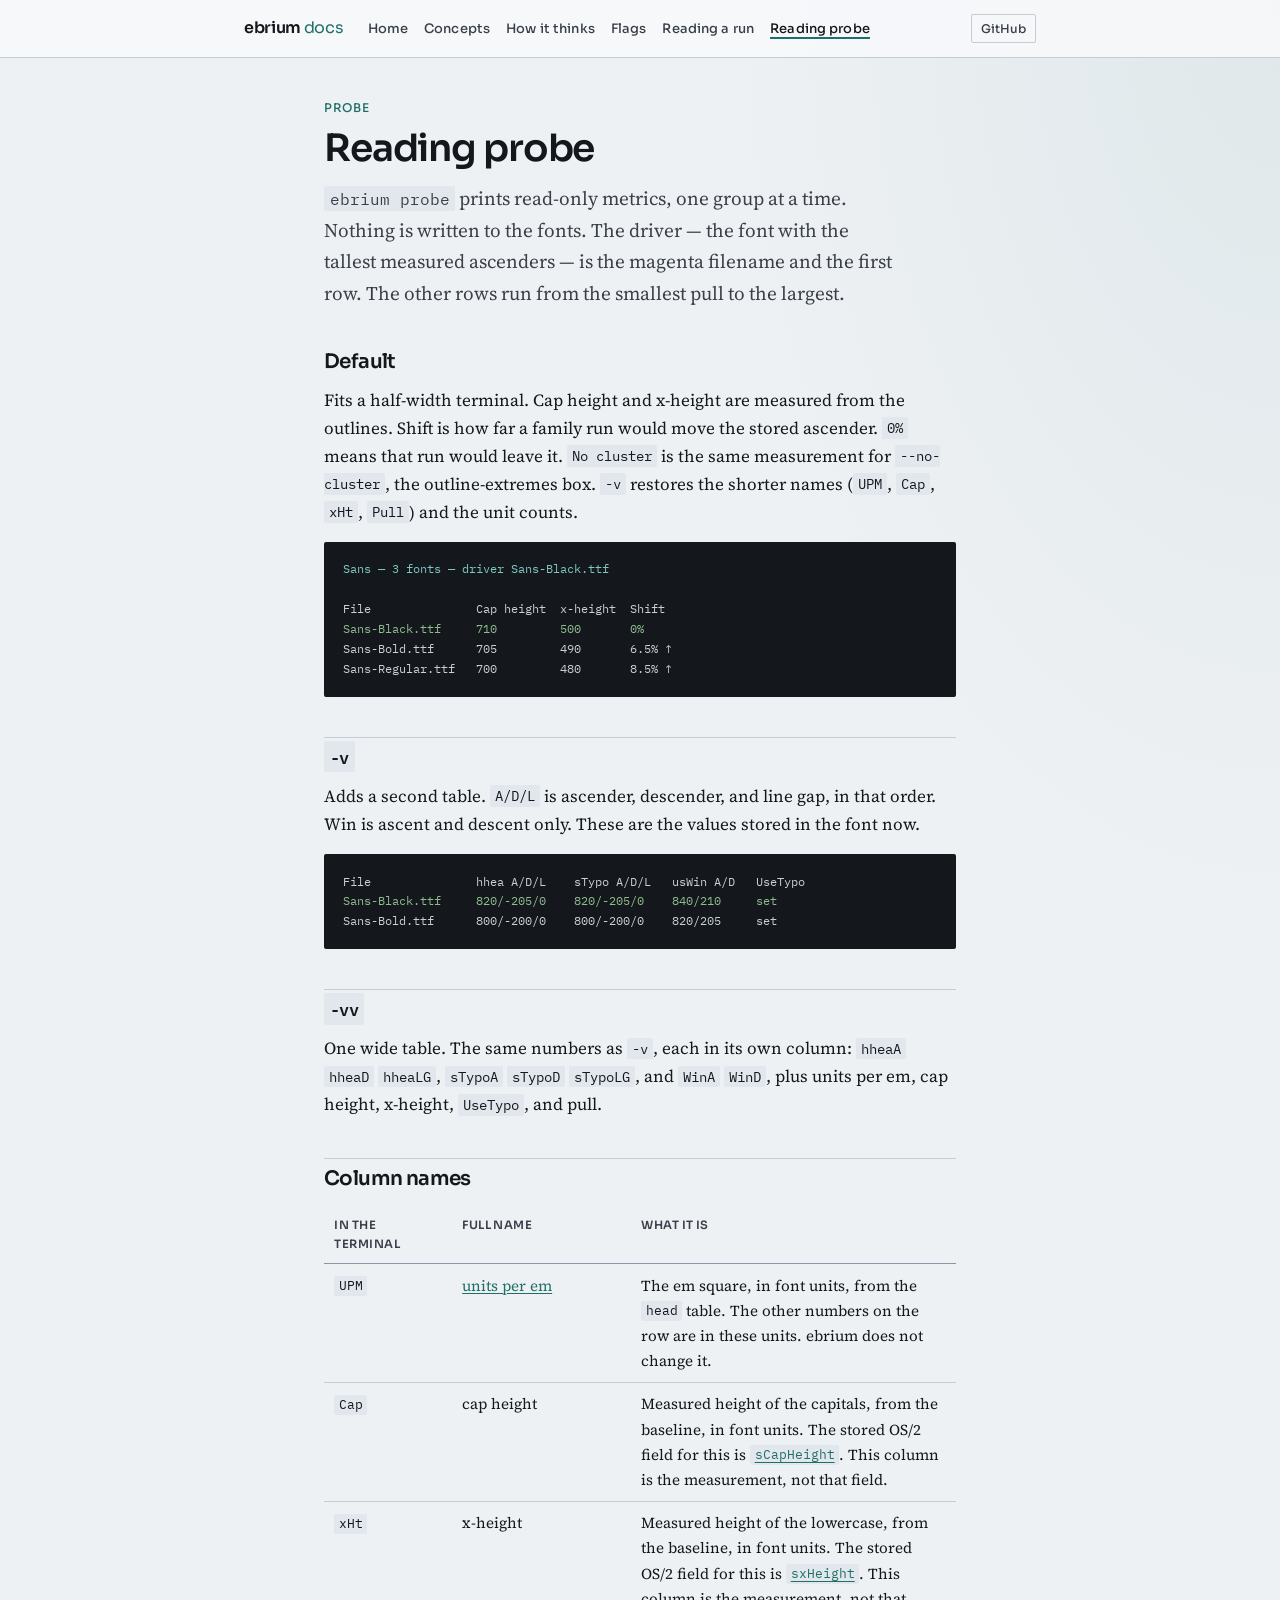
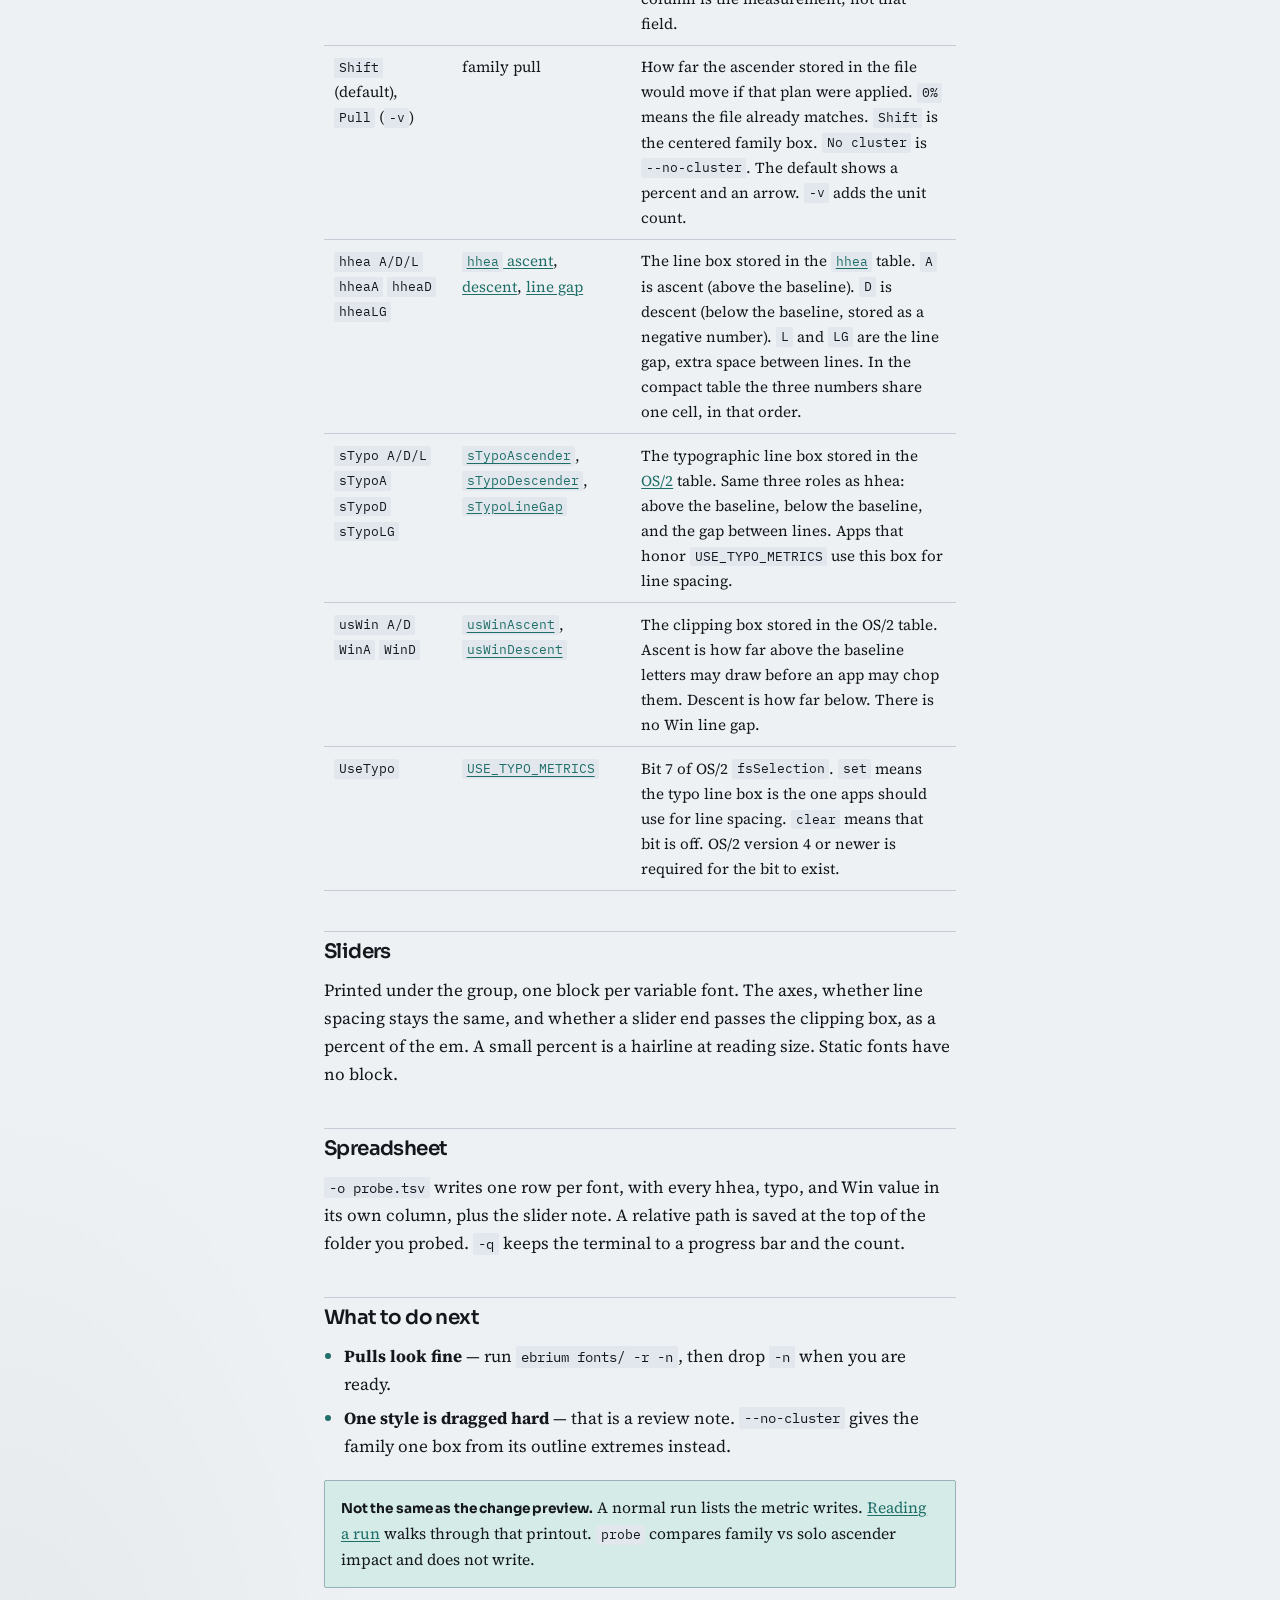
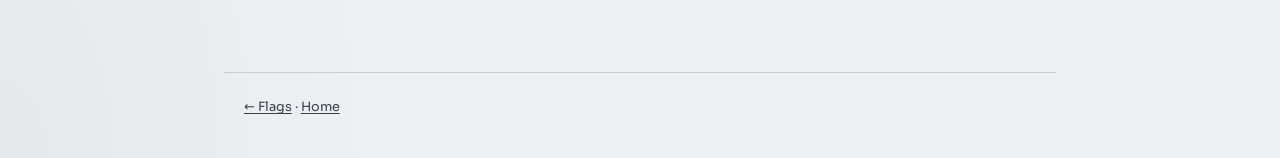
<file: docs/report.html>
<!DOCTYPE html>
<html lang="en">
<head>
  <meta charset="utf-8" />
  <meta name="viewport" content="width=device-width, initial-scale=1" />
  <title>Reading probe · ebrium</title>
  <link rel="preconnect" href="https://fonts.googleapis.com" />
  <link rel="preconnect" href="https://fonts.gstatic.com" crossorigin />
  <link href="https://fonts.googleapis.com/css2?family=IBM+Plex+Mono:wght@400;500&family=Sora:wght@400;500;600&family=Source+Serif+4:opsz,wght@8..60,400;8..60,600&display=swap" rel="stylesheet" />
  <link rel="stylesheet" href="styles.css" />
</head>
<body>
  <header class="site-header">
    <div class="site-header-inner">
      <a class="brand" href="index.html">ebrium <span>docs</span></a>
      <nav class="nav" aria-label="Primary">
        <a href="index.html">Home</a>
        <a href="concepts.html">Concepts</a>
        <a href="logic.html">How it thinks</a>
        <a href="flags.html">Flags</a>
        <a href="terminal.html">Reading a run</a>
        <a href="report.html" aria-current="page">Reading probe</a>
      </nav>
      <a class="github-link" href="https://github.com/andrewsipe/ebrium">GitHub</a>
    </div>
  </header>

  <main>
    <p class="meta">probe</p>
    <h1>Reading probe</h1>
    <p class="lede">
      <code>ebrium probe</code> prints read-only metrics, one group at a time. Nothing is written to the fonts. The driver — the font with the tallest measured ascenders — is the magenta filename and the first row. The other rows run from the smallest pull to the largest.
    </p>

    <h2>Default</h2>
    <p>Fits a half-width terminal. Cap height and x-height are measured from the outlines. Shift is how far a family run would move the stored ascender. <code>0%</code> means that run would leave it. <code>No cluster</code> is the same measurement for <code>--no-cluster</code>, the outline-extremes box. <code>-v</code> restores the shorter names (<code>UPM</code>, <code>Cap</code>, <code>xHt</code>, <code>Pull</code>) and the unit counts.</p>
    <div class="report-sample" aria-label="Default probe table"><span class="hi">Sans — 3 fonts — driver Sans-Black.ttf</span>

File               Cap height  x-height  Shift
<span class="ok">Sans-Black.ttf     710         500       0%</span>
Sans-Bold.ttf      705         490       6.5% ↑
Sans-Regular.ttf   700         480       8.5% ↑</div>

    <h2><code>-v</code></h2>
    <p>Adds a second table. <code>A/D/L</code> is ascender, descender, and line gap, in that order. Win is ascent and descent only. These are the values stored in the font now.</p>
    <div class="report-sample" aria-label="Verbose probe table">File               hhea A/D/L    sTypo A/D/L   usWin A/D   UseTypo
<span class="ok">Sans-Black.ttf     820/-205/0    820/-205/0    840/210     set</span>
Sans-Bold.ttf      800/-200/0    800/-200/0    820/205     set</div>

    <h2><code>-vv</code></h2>
    <p>One wide table. The same numbers as <code>-v</code>, each in its own column: <code>hheaA</code> <code>hheaD</code> <code>hheaLG</code>, <code>sTypoA</code> <code>sTypoD</code> <code>sTypoLG</code>, and <code>WinA</code> <code>WinD</code>, plus units per em, cap height, x-height, <code>UseTypo</code>, and pull.</p>

    <h2>Column names</h2>
    <table>
      <thead>
        <tr><th>In the terminal</th><th>Full name</th><th>What it is</th></tr>
      </thead>
      <tbody>
        <tr>
          <td><code>UPM</code></td>
          <td><a href="https://learn.microsoft.com/en-us/typography/opentype/spec/head#unitsPerEm">units per em</a></td>
          <td>The em square, in font units, from the <code>head</code> table. The other numbers on the row are in these units. ebrium does not change it.</td>
        </tr>
        <tr>
          <td><code>Cap</code></td>
          <td>cap height</td>
          <td>Measured height of the capitals, from the baseline, in font units. The stored OS/2 field for this is <a href="https://learn.microsoft.com/en-us/typography/opentype/spec/os2#sCapHeight"><code>sCapHeight</code></a>. This column is the measurement, not that field.</td>
        </tr>
        <tr>
          <td><code>xHt</code></td>
          <td>x-height</td>
          <td>Measured height of the lowercase, from the baseline, in font units. The stored OS/2 field for this is <a href="https://learn.microsoft.com/en-us/typography/opentype/spec/os2#sxHeight"><code>sxHeight</code></a>. This column is the measurement, not that field.</td>
        </tr>
        <tr>
          <td><code>Shift</code> (default), <code>Pull</code> (<code>-v</code>)</td>
          <td>family pull</td>
          <td>How far the ascender stored in the file would move if that plan were applied. <code>0%</code> means the file already matches. <code>Shift</code> is the centered family box. <code>No cluster</code> is <code>--no-cluster</code>. The default shows a percent and an arrow. <code>-v</code> adds the unit count.</td>
        </tr>
        <tr>
          <td><code>hhea A/D/L</code><br /><code>hheaA</code> <code>hheaD</code> <code>hheaLG</code></td>
          <td><a href="https://learn.microsoft.com/en-us/typography/opentype/spec/hhea#ascent"><code>hhea</code> ascent</a>, <a href="https://learn.microsoft.com/en-us/typography/opentype/spec/hhea#descent">descent</a>, <a href="https://learn.microsoft.com/en-us/typography/opentype/spec/hhea#lineGap">line gap</a></td>
          <td>The line box stored in the <a href="https://learn.microsoft.com/en-us/typography/opentype/spec/hhea"><code>hhea</code></a> table. <code>A</code> is ascent (above the baseline). <code>D</code> is descent (below the baseline, stored as a negative number). <code>L</code> and <code>LG</code> are the line gap, extra space between lines. In the compact table the three numbers share one cell, in that order.</td>
        </tr>
        <tr>
          <td><code>sTypo A/D/L</code><br /><code>sTypoA</code> <code>sTypoD</code> <code>sTypoLG</code></td>
          <td><a href="https://learn.microsoft.com/en-us/typography/opentype/spec/os2#sTypoAscender"><code>sTypoAscender</code></a>, <a href="https://learn.microsoft.com/en-us/typography/opentype/spec/os2#sTypoDescender"><code>sTypoDescender</code></a>, <a href="https://learn.microsoft.com/en-us/typography/opentype/spec/os2#sTypoLineGap"><code>sTypoLineGap</code></a></td>
          <td>The typographic line box stored in the <a href="https://learn.microsoft.com/en-us/typography/opentype/spec/os2">OS/2</a> table. Same three roles as hhea: above the baseline, below the baseline, and the gap between lines. Apps that honor <code>USE_TYPO_METRICS</code> use this box for line spacing.</td>
        </tr>
        <tr>
          <td><code>usWin A/D</code><br /><code>WinA</code> <code>WinD</code></td>
          <td><a href="https://learn.microsoft.com/en-us/typography/opentype/spec/os2#usWinAscent"><code>usWinAscent</code></a>, <a href="https://learn.microsoft.com/en-us/typography/opentype/spec/os2#usWinDescent"><code>usWinDescent</code></a></td>
          <td>The clipping box stored in the OS/2 table. Ascent is how far above the baseline letters may draw before an app may chop them. Descent is how far below. There is no Win line gap.</td>
        </tr>
        <tr>
          <td><code>UseTypo</code></td>
          <td><a href="https://learn.microsoft.com/en-us/typography/opentype/spec/os2#fsSelection"><code>USE_TYPO_METRICS</code></a></td>
          <td>Bit 7 of OS/2 <code>fsSelection</code>. <code>set</code> means the typo line box is the one apps should use for line spacing. <code>clear</code> means that bit is off. OS/2 version 4 or newer is required for the bit to exist.</td>
        </tr>
      </tbody>
    </table>

    <h2>Sliders</h2>
    <p>Printed under the group, one block per variable font. The axes, whether line spacing stays the same, and whether a slider end passes the clipping box, as a percent of the em. A small percent is a hairline at reading size. Static fonts have no block.</p>

    <h2>Spreadsheet</h2>
    <p><code>-o probe.tsv</code> writes one row per font, with every hhea, typo, and Win value in its own column, plus the slider note. A relative path is saved at the top of the folder you probed. <code>-q</code> keeps the terminal to a progress bar and the count.</p>

    <h2>What to do next</h2>
    <ul>
      <li><strong>Pulls look fine</strong> — run <code>ebrium fonts/ -r -n</code>, then drop <code>-n</code> when you are ready.</li>
      <li><strong>One style is dragged hard</strong> — that is a review note. <code>--no-cluster</code> gives the family one box from its outline extremes instead.</li>
    </ul>

    <div class="callout">
      <strong>Not the same as the change preview.</strong> A normal run lists the metric writes. <a href="terminal.html">Reading a run</a> walks through that printout. <code>probe</code> compares family vs solo ascender impact and does not write.
    </div>
  </main>

  <footer class="site-footer">
    <a href="flags.html">← Flags</a>
    · <a href="index.html">Home</a>
  </footer>
</body>
</html>
</file>
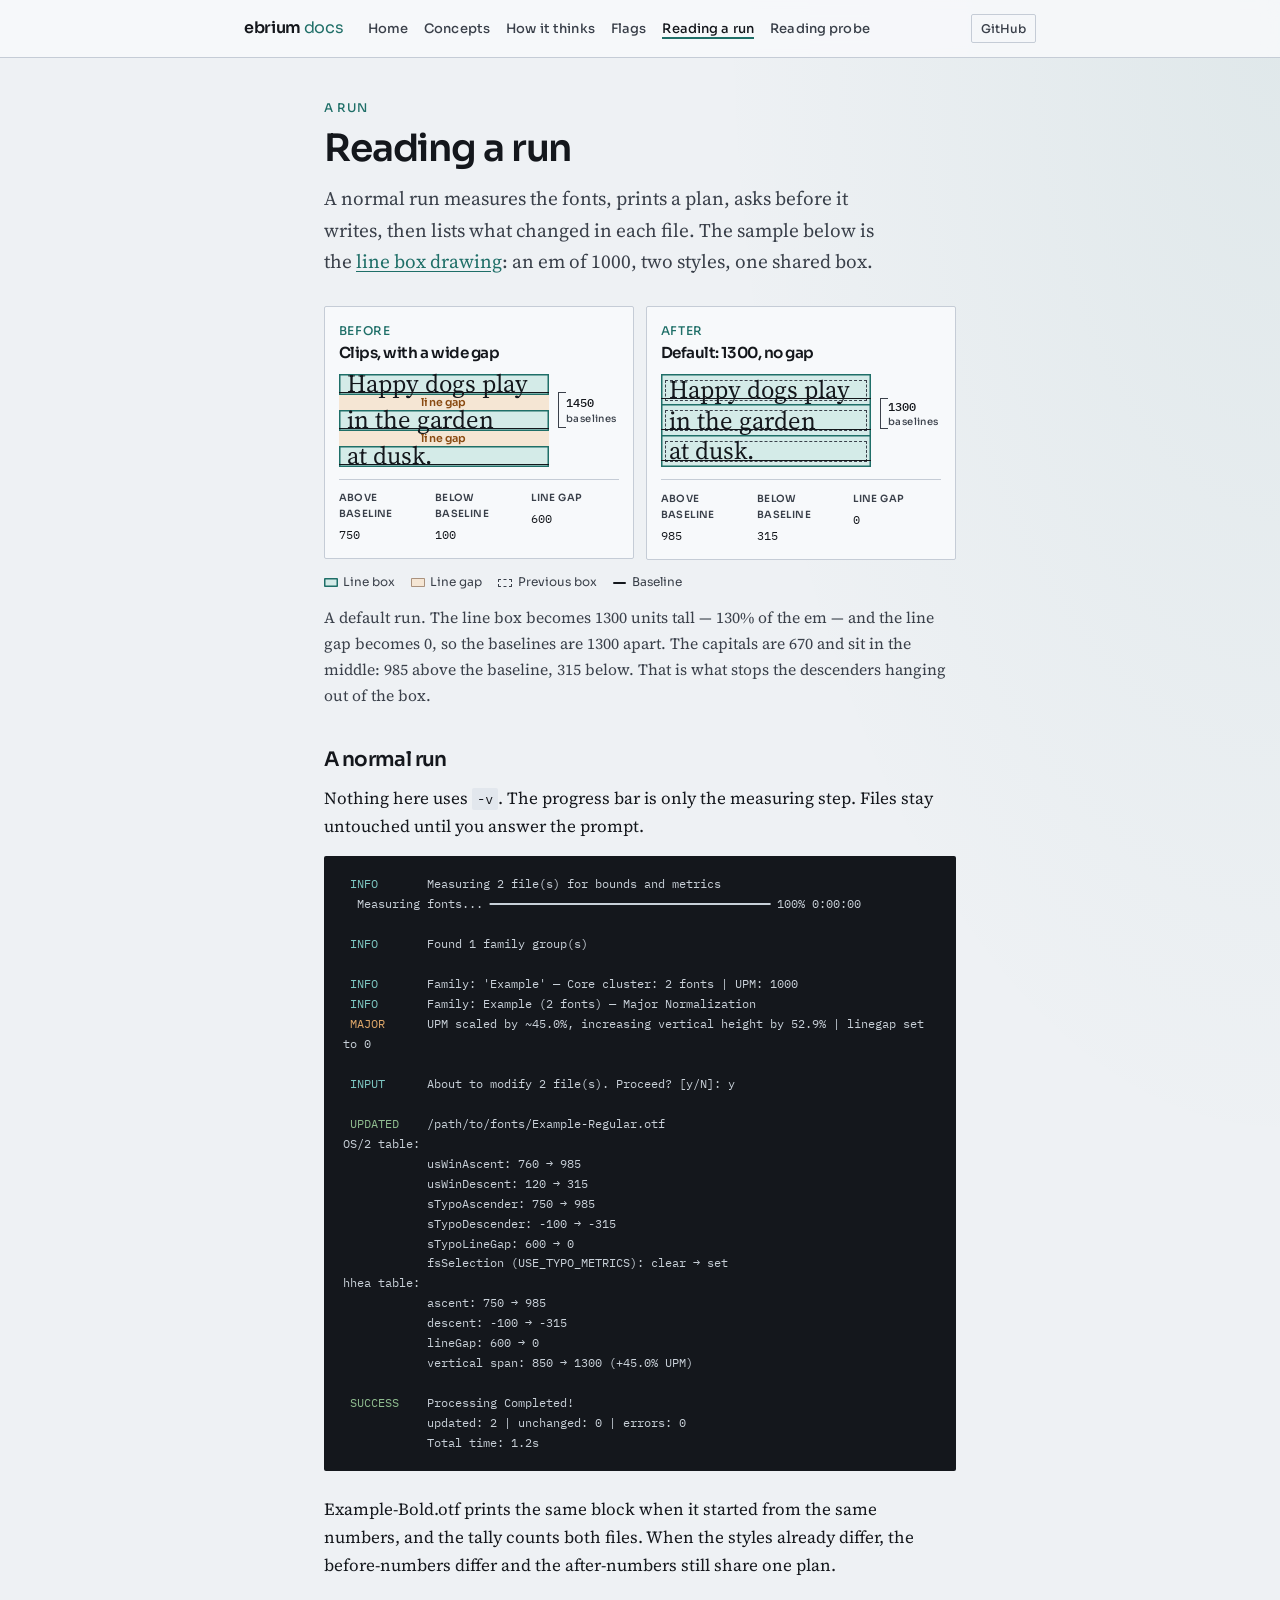
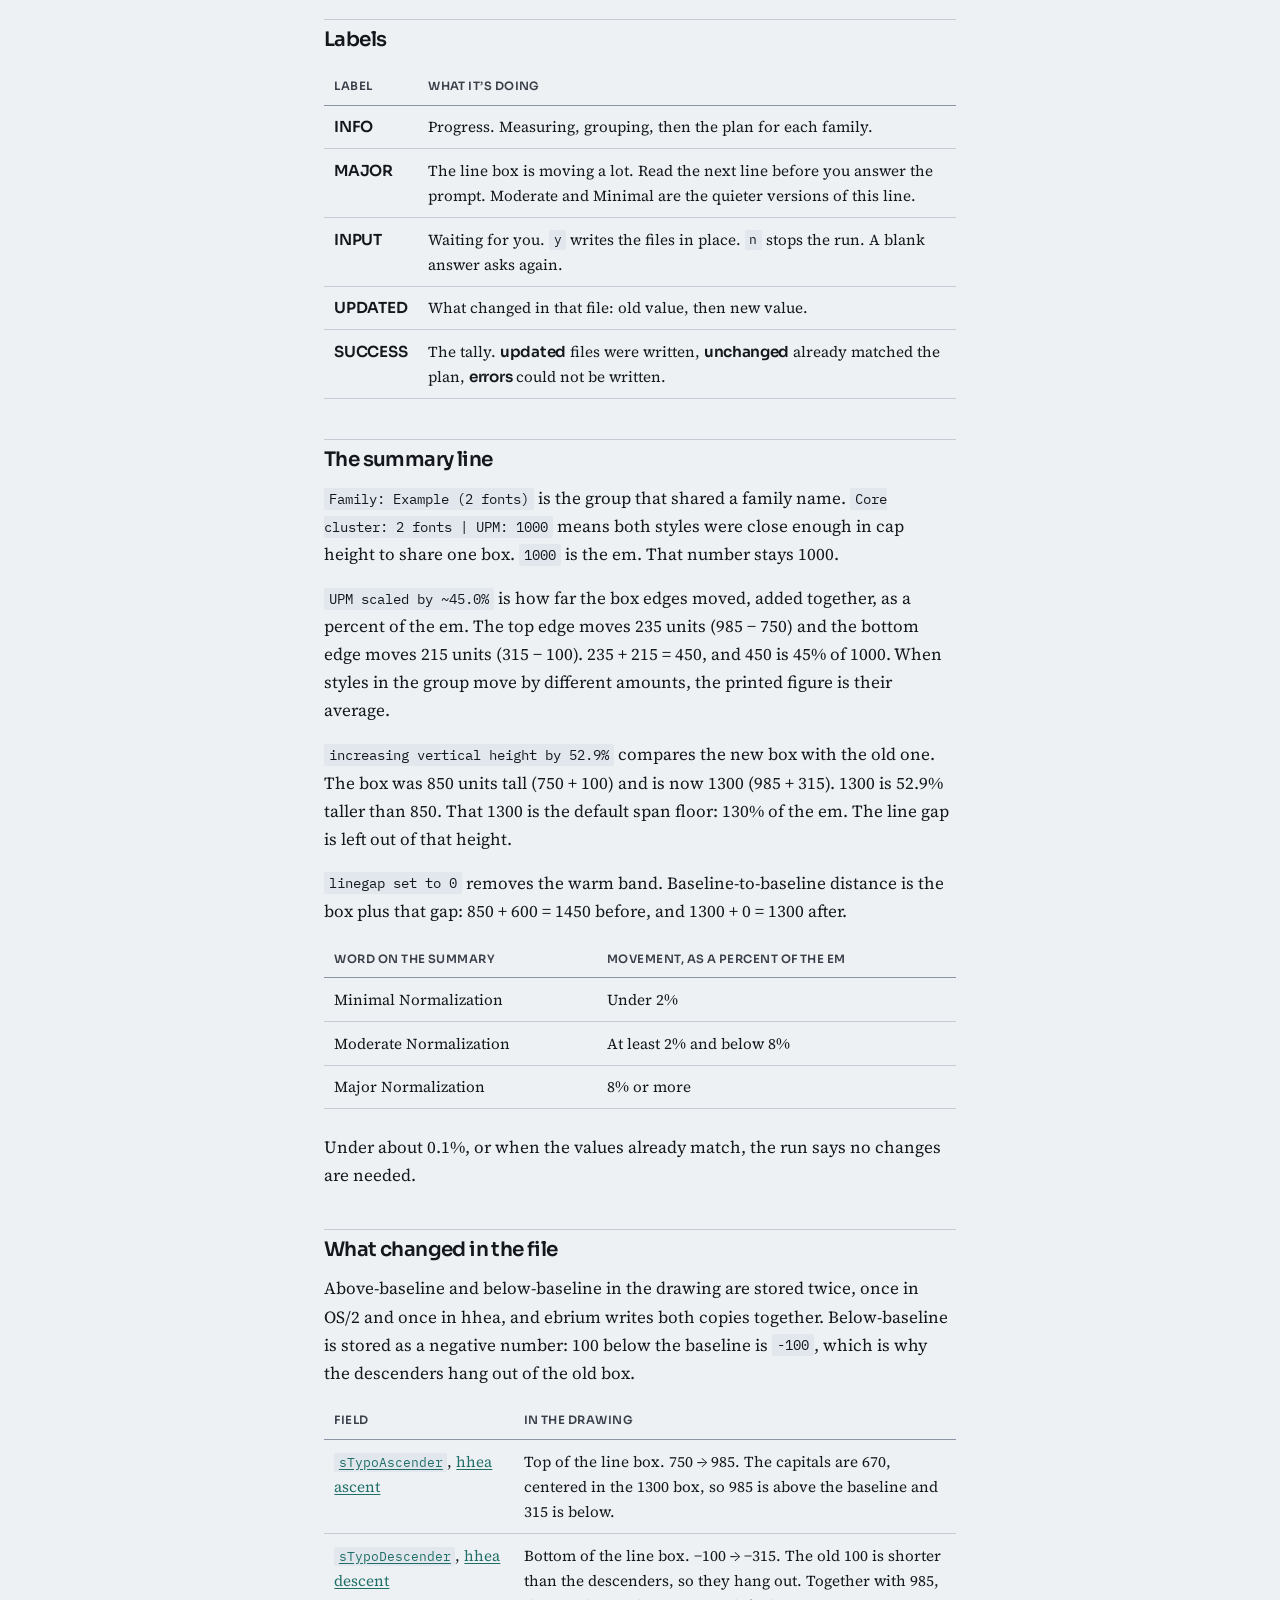
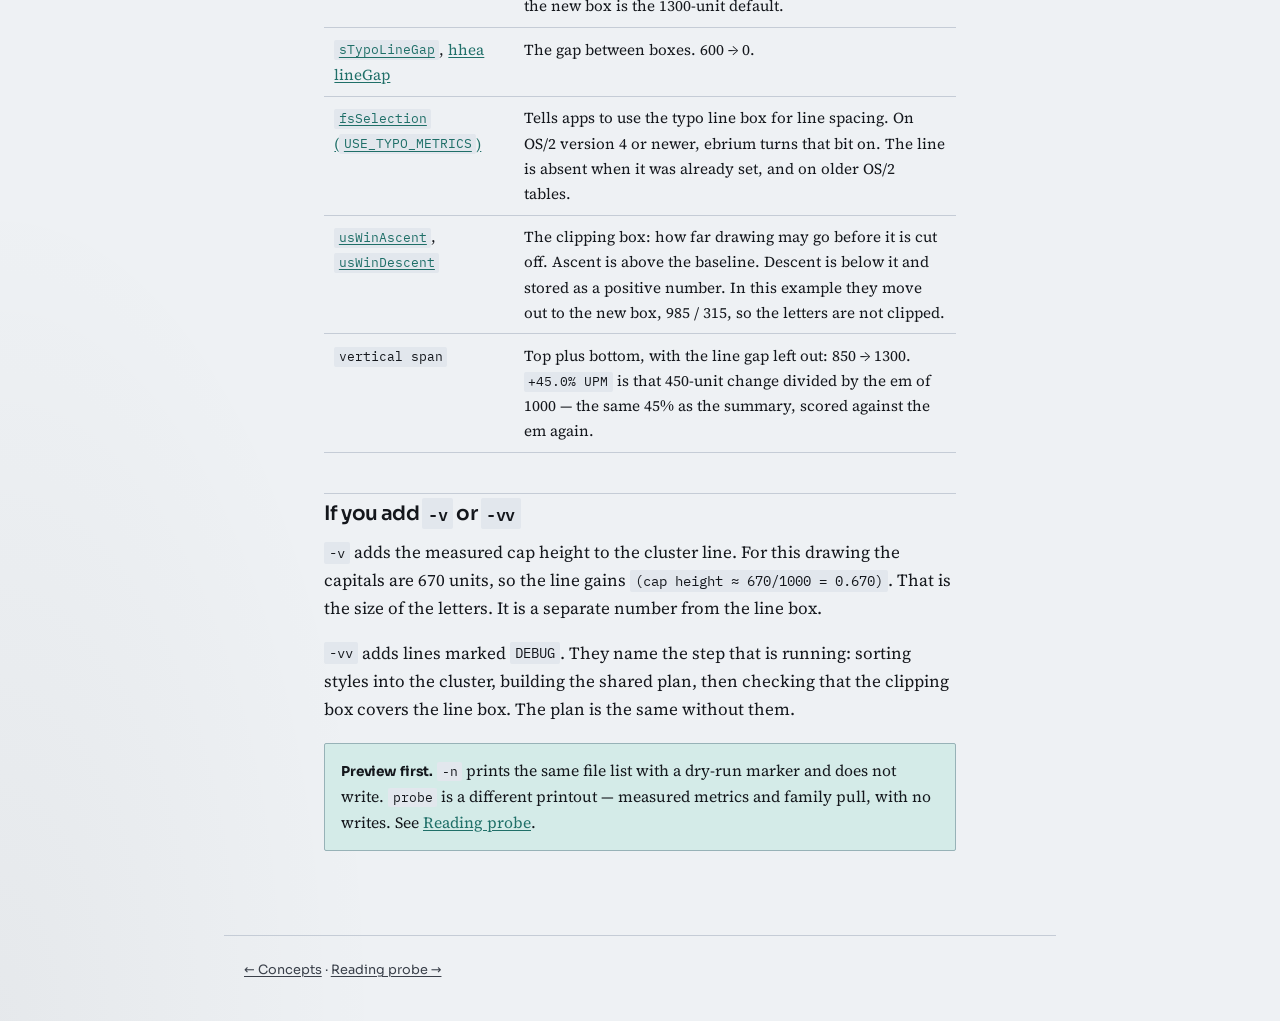
<file: docs/terminal.html>
<!DOCTYPE html>
<html lang="en">
<head>
  <meta charset="utf-8" />
  <meta name="viewport" content="width=device-width, initial-scale=1" />
  <title>Reading a run · ebrium</title>
  <meta name="description" content="What an ebrium terminal run is saying, walked through with the same line-box example as Concepts." />
  <link rel="preconnect" href="https://fonts.googleapis.com" />
  <link rel="preconnect" href="https://fonts.gstatic.com" crossorigin />
  <link href="https://fonts.googleapis.com/css2?family=IBM+Plex+Mono:wght@400;500&family=Sora:wght@400;500;600&family=Source+Serif+4:opsz,wght@8..60,400;8..60,600&display=swap" rel="stylesheet" />
  <link rel="stylesheet" href="styles.css" />
</head>
<body>
  <header class="site-header">
    <div class="site-header-inner">
      <a class="brand" href="index.html">ebrium <span>docs</span></a>
      <nav class="nav" aria-label="Primary">
        <a href="index.html">Home</a>
        <a href="concepts.html">Concepts</a>
        <a href="logic.html">How it thinks</a>
        <a href="flags.html">Flags</a>
        <a href="terminal.html" aria-current="page">Reading a run</a>
        <a href="report.html">Reading probe</a>
      </nav>
      <a class="github-link" href="https://github.com/andrewsipe/ebrium">GitHub</a>
    </div>
  </header>

  <main>
    <p class="meta">A run</p>
    <h1>Reading a run</h1>
    <p class="lede">A normal run measures the fonts, prints a plan, asks before it writes, then lists what changed in each file. The sample below is the <a href="concepts.html#line-box">line box drawing</a>: an em of 1000, two styles, one shared box.</p>

    <!-- Specimen: em 1000, cap 670. Before 750 / 100 / gap 600. After 985 / 315 / gap 0. Keep in sync with concepts.html. -->
    <figure class="linebox" id="line-box">
      <div class="linebox-panels">
        <div class="linebox-panel">
          <p class="meta">Before</p>
          <h3>Clips, with a wide gap</h3>
          <div class="stack before">
            <div class="ln"><span>Happy dogs play</span></div>
            <div class="band">line gap</div>
            <div class="ln"><span>in the garden</span></div>
            <div class="band">line gap</div>
            <div class="ln"><span>at dusk.</span></div>
            <div class="measure">1450<small>baselines</small></div>
          </div>
          <ul class="linebox-nums">
            <li><span>Above baseline</span>750</li>
            <li><span>Below baseline</span>100</li>
            <li><span>Line gap</span>600</li>
          </ul>
        </div>
        <div class="linebox-panel">
          <p class="meta">After</p>
          <h3>Default: 1300, no gap</h3>
          <div class="stack after">
            <div class="ln"><span>Happy dogs play</span></div>
            <div class="ln"><span>in the garden</span></div>
            <div class="ln"><span>at dusk.</span></div>
            <div class="measure">1300<small>baselines</small></div>
          </div>
          <ul class="linebox-nums">
            <li><span>Above baseline</span>985</li>
            <li><span>Below baseline</span>315</li>
            <li><span>Line gap</span>0</li>
          </ul>
        </div>
      </div>
      <ul class="linebox-key">
        <li><i class="swatch box" aria-hidden="true"></i>Line box</li>
        <li><i class="swatch gap" aria-hidden="true"></i>Line gap</li>
        <li><i class="swatch ghost" aria-hidden="true"></i>Previous box</li>
        <li><i class="swatch base" aria-hidden="true"></i>Baseline</li>
      </ul>
      <figcaption>
        A default run. The line box becomes 1300 units tall — 130% of the em — and the line gap becomes 0, so the baselines are 1300 apart. The capitals are 670 and sit in the middle: 985 above the baseline, 315 below. That is what stops the descenders hanging out of the box.
      </figcaption>
    </figure>

    <h2 id="sample">A normal run</h2>
    <p>Nothing here uses <code>-v</code>. The progress bar is only the measuring step. Files stay untouched until you answer the prompt.</p>
    <div class="report-sample wrap" aria-label="Example terminal output"><span class="hi"> INFO</span>       Measuring 2 file(s) for bounds and metrics
  Measuring fonts... ━━━━━━━━━━━━━━━━━━━━━━━━━━━━━━━━━━━━━━━━ 100% 0:00:00

<span class="hi"> INFO</span>       Found 1 family group(s)

<span class="hi"> INFO</span>       Family: 'Example' — Core cluster: 2 fonts | UPM: 1000
<span class="hi"> INFO</span>       Family: Example (2 fonts) — Major Normalization
<span class="warn-line"> MAJOR</span>      UPM scaled by ~45.0%, increasing vertical height by 52.9% | linegap set to 0

<span class="hi"> INPUT</span>      About to modify 2 file(s). Proceed? [y/N]: y

<span class="ok"> UPDATED</span>    /path/to/fonts/Example-Regular.otf
OS/2 table:
            usWinAscent: 760 → 985
            usWinDescent: 120 → 315
            sTypoAscender: 750 → 985
            sTypoDescender: -100 → -315
            sTypoLineGap: 600 → 0
            fsSelection (USE_TYPO_METRICS): clear → set
hhea table:
            ascent: 750 → 985
            descent: -100 → -315
            lineGap: 600 → 0
            vertical span: 850 → 1300 (+45.0% UPM)

<span class="ok"> SUCCESS</span>    Processing Completed!
            updated: 2 | unchanged: 0 | errors: 0
            Total time: 1.2s</div>
    <p>Example-Bold.otf prints the same block when it started from the same numbers, and the tally counts both files. When the styles already differ, the before-numbers differ and the after-numbers still share one plan.</p>

    <h2>Labels</h2>
    <table>
      <thead>
        <tr><th>Label</th><th>What it’s doing</th></tr>
      </thead>
      <tbody>
        <tr>
          <td><span class="term">INFO</span></td>
          <td>Progress. Measuring, grouping, then the plan for each family.</td>
        </tr>
        <tr>
          <td><span class="term">MAJOR</span></td>
          <td>The line box is moving a lot. Read the next line before you answer the prompt. Moderate and Minimal are the quieter versions of this line.</td>
        </tr>
        <tr>
          <td><span class="term">INPUT</span></td>
          <td>Waiting for you. <code>y</code> writes the files in place. <code>n</code> stops the run. A blank answer asks again.</td>
        </tr>
        <tr>
          <td><span class="term">UPDATED</span></td>
          <td>What changed in that file: old value, then new value.</td>
        </tr>
        <tr>
          <td><span class="term">SUCCESS</span></td>
          <td>The tally. <span class="term">updated</span> files were written, <span class="term">unchanged</span> already matched the plan, <span class="term">errors</span> could not be written.</td>
        </tr>
      </tbody>
    </table>

    <h2>The summary line</h2>
    <p><code>Family: Example (2 fonts)</code> is the group that shared a family name. <code>Core cluster: 2 fonts | UPM: 1000</code> means both styles were close enough in cap height to share one box. <code>1000</code> is the em. That number stays 1000.</p>
    <p><code>UPM scaled by ~45.0%</code> is how far the box edges moved, added together, as a percent of the em. The top edge moves 235 units (985 − 750) and the bottom edge moves 215 units (315 − 100). 235 + 215 = 450, and 450 is 45% of 1000. When styles in the group move by different amounts, the printed figure is their average.</p>
    <p><code>increasing vertical height by 52.9%</code> compares the new box with the old one. The box was 850 units tall (750 + 100) and is now 1300 (985 + 315). 1300 is 52.9% taller than 850. That 1300 is the default span floor: 130% of the em. The line gap is left out of that height.</p>
    <p><code>linegap set to 0</code> removes the warm band. Baseline-to-baseline distance is the box plus that gap: 850 + 600 = 1450 before, and 1300 + 0 = 1300 after.</p>

    <table>
      <thead>
        <tr><th>Word on the summary</th><th>Movement, as a percent of the em</th></tr>
      </thead>
      <tbody>
        <tr>
          <td>Minimal Normalization</td>
          <td>Under 2%</td>
        </tr>
        <tr>
          <td>Moderate Normalization</td>
          <td>At least 2% and below 8%</td>
        </tr>
        <tr>
          <td>Major Normalization</td>
          <td>8% or more</td>
        </tr>
      </tbody>
    </table>
    <p>Under about 0.1%, or when the values already match, the run says no changes are needed.</p>

    <h2>What changed in the file</h2>
    <p>Above-baseline and below-baseline in the drawing are stored twice, once in OS/2 and once in hhea, and ebrium writes both copies together. Below-baseline is stored as a negative number: 100 below the baseline is <code>-100</code>, which is why the descenders hang out of the old box.</p>
    <table>
      <thead>
        <tr><th>Field</th><th>In the drawing</th></tr>
      </thead>
      <tbody>
        <tr>
          <td><a href="https://learn.microsoft.com/en-us/typography/opentype/spec/os2#sTypoAscender"><code>sTypoAscender</code></a>, <a href="https://learn.microsoft.com/en-us/typography/opentype/spec/hhea#ascent">hhea ascent</a></td>
          <td>Top of the line box. 750 → 985. The capitals are 670, centered in the 1300 box, so 985 is above the baseline and 315 is below.</td>
        </tr>
        <tr>
          <td><a href="https://learn.microsoft.com/en-us/typography/opentype/spec/os2#sTypoDescender"><code>sTypoDescender</code></a>, <a href="https://learn.microsoft.com/en-us/typography/opentype/spec/hhea#descent">hhea descent</a></td>
          <td>Bottom of the line box. −100 → −315. The old 100 is shorter than the descenders, so they hang out. Together with 985, the new box is the 1300-unit default.</td>
        </tr>
        <tr>
          <td><a href="https://learn.microsoft.com/en-us/typography/opentype/spec/os2#sTypoLineGap"><code>sTypoLineGap</code></a>, <a href="https://learn.microsoft.com/en-us/typography/opentype/spec/hhea#lineGap">hhea lineGap</a></td>
          <td>The gap between boxes. 600 → 0.</td>
        </tr>
        <tr>
          <td><a href="https://learn.microsoft.com/en-us/typography/opentype/spec/os2#fsSelection"><code>fsSelection</code> (<code>USE_TYPO_METRICS</code>)</a></td>
          <td>Tells apps to use the typo line box for line spacing. On OS/2 version 4 or newer, ebrium turns that bit on. The line is absent when it was already set, and on older OS/2 tables.</td>
        </tr>
        <tr>
          <td><a href="https://learn.microsoft.com/en-us/typography/opentype/spec/os2#usWinAscent"><code>usWinAscent</code></a>, <a href="https://learn.microsoft.com/en-us/typography/opentype/spec/os2#usWinDescent"><code>usWinDescent</code></a></td>
          <td>The clipping box: how far drawing may go before it is cut off. Ascent is above the baseline. Descent is below it and stored as a positive number. In this example they move out to the new box, 985 / 315, so the letters are not clipped.</td>
        </tr>
        <tr>
          <td><code>vertical span</code></td>
          <td>Top plus bottom, with the line gap left out: 850 → 1300. <code>+45.0% UPM</code> is that 450-unit change divided by the em of 1000 — the same 45% as the summary, scored against the em again.</td>
        </tr>
      </tbody>
    </table>

    <h2>If you add <code>-v</code> or <code>-vv</code></h2>
    <p><code>-v</code> adds the measured cap height to the cluster line. For this drawing the capitals are 670 units, so the line gains <code>(cap height ≈ 670/1000 = 0.670)</code>. That is the size of the letters. It is a separate number from the line box.</p>
    <p><code>-vv</code> adds lines marked <code>DEBUG</code>. They name the step that is running: sorting styles into the cluster, building the shared plan, then checking that the clipping box covers the line box. The plan is the same without them.</p>

    <div class="callout">
      <strong>Preview first.</strong> <code>-n</code> prints the same file list with a dry-run marker and does not write. <code>probe</code> is a different printout — measured metrics and family pull, with no writes. See <a href="report.html">Reading probe</a>.
    </div>
  </main>

  <footer class="site-footer">
    <a href="concepts.html">← Concepts</a>
    · <a href="report.html">Reading probe →</a>
  </footer>
</body>
</html>
</file>
<file: docs/styles.css>
/* ebrium docs — foundry / measurement reference */

:root {
  --ink: #14171c;
  --ink-soft: #3a404a;
  --paper: #eef1f4;
  --paper-raised: #f7f9fb;
  --rule: #c5ccd6;
  --rule-strong: #8b95a5;
  --accent: #1f6f68;
  --accent-soft: #d4ebe8;
  --warn: #8a4b12;
  --warn-bg: #f5e6d4;
  --code-bg: #e2e7ed;
  --mono: "IBM Plex Mono", ui-monospace, monospace;
  --sans: "Sora", system-ui, sans-serif;
  --serif: "Source Serif 4", Georgia, serif;
  --max: 42rem;
  --wide: 52rem;
}

*,
*::before,
*::after {
  box-sizing: border-box;
}

html {
  scroll-behavior: smooth;
}

body {
  margin: 0;
  min-height: 100vh;
  color: var(--ink);
  background:
    radial-gradient(ellipse 80% 50% at 100% 0%, rgba(31, 111, 104, 0.07), transparent 55%),
    radial-gradient(ellipse 60% 40% at 0% 100%, rgba(20, 23, 28, 0.04), transparent 50%),
    var(--paper);
  font-family: var(--serif);
  font-size: 1.0625rem;
  line-height: 1.65;
  -webkit-font-smoothing: antialiased;
}

a {
  color: var(--accent);
  text-underline-offset: 0.15em;
}

a:hover {
  color: var(--ink);
}

/* —— chrome —— */

.site-header {
  position: sticky;
  top: 0;
  z-index: 20;
  border-bottom: 1px solid var(--rule);
  background: color-mix(in srgb, var(--paper-raised) 88%, transparent);
  backdrop-filter: blur(10px);
}

.site-header-inner {
  max-width: var(--wide);
  margin: 0 auto;
  padding: 0.85rem 1.25rem;
  display: flex;
  flex-wrap: wrap;
  align-items: baseline;
  gap: 0.75rem 1.5rem;
}

.brand {
  font-family: var(--sans);
  font-weight: 600;
  font-size: 1rem;
  letter-spacing: -0.02em;
  color: var(--ink);
  text-decoration: none;
}

.brand span {
  color: var(--accent);
  font-weight: 400;
}

.nav {
  display: flex;
  flex-wrap: wrap;
  gap: 0.35rem 1rem;
  font-family: var(--sans);
  font-size: 0.8125rem;
  font-weight: 500;
  letter-spacing: 0.01em;
}

.nav a {
  color: var(--ink-soft);
  text-decoration: none;
}

.nav a:hover,
.nav a[aria-current="page"] {
  color: var(--ink);
}

.nav a[aria-current="page"] {
  box-shadow: inset 0 -2px 0 var(--accent);
}

.github-link {
  margin-left: auto;
  font-family: var(--sans);
  font-size: 0.75rem;
  font-weight: 500;
  color: var(--ink-soft);
  text-decoration: none;
  border: 1px solid var(--rule);
  padding: 0.25rem 0.55rem;
  border-radius: 2px;
}

.github-link:hover {
  border-color: var(--ink);
  color: var(--ink);
}

main {
  max-width: var(--max);
  margin: 0 auto;
  padding: 2.5rem 1.25rem 4rem;
}

main.wide {
  max-width: var(--wide);
}

/* —— type —— */

h1,
h2,
h3 {
  font-family: var(--sans);
  font-weight: 600;
  letter-spacing: -0.03em;
  line-height: 1.2;
  color: var(--ink);
}

h1 {
  font-size: clamp(1.85rem, 4vw, 2.35rem);
  margin: 0 0 0.75rem;
}

h2 {
  font-size: 1.25rem;
  margin: 2.5rem 0 0.75rem;
  padding-top: 0.5rem;
  border-top: 1px solid var(--rule);
}

h2:first-of-type {
  border-top: none;
  padding-top: 0;
}

h3 {
  font-size: 1.05rem;
  margin: 1.75rem 0 0.5rem;
}

.lede {
  font-size: 1.2rem;
  color: var(--ink-soft);
  margin: 0 0 1.75rem;
  max-width: 36rem;
}

.meta {
  font-family: var(--sans);
  font-size: 0.75rem;
  font-weight: 500;
  letter-spacing: 0.06em;
  text-transform: uppercase;
  color: var(--accent);
  margin: 0 0 0.5rem;
}

p {
  margin: 0 0 1rem;
}

ul,
ol {
  margin: 0 0 1.25rem;
  padding-left: 1.25rem;
}

li {
  margin-bottom: 0.35rem;
}

li::marker {
  color: var(--accent);
}

/* —— components —— */

.card-grid {
  display: grid;
  gap: 0.75rem;
  margin: 1.5rem 0 2rem;
}

@media (min-width: 640px) {
  .card-grid {
    grid-template-columns: 1fr 1fr;
  }
}

.card {
  display: block;
  padding: 1.1rem 1.15rem;
  background: var(--paper-raised);
  border: 1px solid var(--rule);
  border-radius: 2px;
  text-decoration: none;
  color: inherit;
  transition: border-color 0.15s ease, transform 0.15s ease;
}

.card:hover {
  border-color: var(--accent);
  transform: translateY(-1px);
  color: inherit;
}

.card h2 {
  font-size: 1rem;
  margin: 0 0 0.35rem;
  border: none;
  padding: 0;
}

.card p {
  margin: 0;
  font-size: 0.95rem;
  color: var(--ink-soft);
}

.callout {
  margin: 1.25rem 0;
  padding: 0.9rem 1rem;
  background: var(--accent-soft);
  border: 1px solid color-mix(in srgb, var(--accent) 28%, var(--rule));
  border-radius: 2px;
  font-size: 0.98rem;
}

.callout.warn {
  background: var(--warn-bg);
  border-color: color-mix(in srgb, var(--warn) 35%, var(--rule));
}

.callout strong {
  font-family: var(--sans);
  font-size: 0.85rem;
  letter-spacing: -0.01em;
}

code,
kbd {
  font-family: var(--mono);
  font-size: 0.84em;
  background: var(--code-bg);
  padding: 0.1em 0.35em;
  border-radius: 2px;
}

pre {
  margin: 1rem 0 1.5rem;
  padding: 1rem 1.1rem;
  overflow-x: auto;
  background: var(--ink);
  color: #e8ecef;
  border-radius: 2px;
  font-family: var(--mono);
  font-size: 0.8rem;
  line-height: 1.55;
}

pre code {
  background: none;
  padding: 0;
  color: inherit;
  font-size: inherit;
}

table {
  width: 100%;
  border-collapse: collapse;
  margin: 1rem 0 1.5rem;
  font-size: 0.95rem;
}

th,
td {
  text-align: left;
  vertical-align: top;
  padding: 0.55rem 0.65rem;
  border-bottom: 1px solid var(--rule);
}

th {
  font-family: var(--sans);
  font-size: 0.72rem;
  font-weight: 600;
  letter-spacing: 0.04em;
  text-transform: uppercase;
  color: var(--ink-soft);
  border-bottom-color: var(--rule-strong);
}

td code {
  white-space: nowrap;
}

.term {
  font-family: var(--sans);
  font-weight: 600;
  font-size: 0.95rem;
  letter-spacing: -0.02em;
}

.site-footer {
  max-width: var(--wide);
  margin: 0 auto;
  padding: 1.5rem 1.25rem 2.5rem;
  border-top: 1px solid var(--rule);
  font-family: var(--sans);
  font-size: 0.8rem;
  color: var(--ink-soft);
}

.site-footer a {
  color: var(--ink-soft);
}

.steps {
  counter-reset: step;
  list-style: none;
  padding: 0;
  margin: 1.25rem 0 1.75rem;
}

.steps li {
  counter-increment: step;
  position: relative;
  padding: 0.85rem 0 0.85rem 3rem;
  border-bottom: 1px solid var(--rule);
}

.steps li::before {
  content: counter(step);
  position: absolute;
  left: 0;
  top: 0.95rem;
  width: 1.75rem;
  height: 1.75rem;
  display: flex;
  align-items: center;
  justify-content: center;
  font-family: var(--sans);
  font-size: 0.75rem;
  font-weight: 600;
  color: var(--paper-raised);
  background: var(--accent);
  border-radius: 2px;
}

.steps .term {
  display: block;
  margin-bottom: 0.2rem;
}

/* report sample */
.report-sample {
  font-family: var(--mono);
  font-size: 0.78rem;
  line-height: 1.6;
  background: var(--ink);
  color: #c8d0d8;
  padding: 1.1rem 1.2rem;
  border-radius: 2px;
  overflow-x: auto;
  margin: 1rem 0 1.5rem;
  white-space: pre;
}

.report-sample .hi {
  color: #7ec8c3;
}

.report-sample .warn-line {
  color: #e0a86a;
}

.report-sample .ok {
  color: #8fbc8f;
}

.report-sample.wrap {
  white-space: pre-wrap;
  overflow-x: visible;
}

/* —— line box specimen —— */

.linebox {
  margin: 1.25rem 0 1.5rem;
}

.linebox-panels {
  display: grid;
  gap: 0.75rem;
}

@media (min-width: 700px) {
  .linebox-panels {
    grid-template-columns: 1fr 1fr;
    align-items: start;
  }
}

.linebox-panel {
  background: var(--paper-raised);
  border: 1px solid var(--rule);
  border-radius: 2px;
  padding: 0.9rem 0.85rem 0.8rem;
  min-width: 0;
}

.linebox-panel .meta {
  margin-bottom: 0.2rem;
}

.linebox-panel h3 {
  font-size: 0.95rem;
  margin: 0 0 0.7rem;
}

/* Paragraph specimen. Lengths are rem so the baseline bracket
   does not shrink to the label's font size.
   The specimen serif's baseline sits 0.855em from the top of a line-height:1 box. */
.stack {
  --fs: 1.55rem;
  position: relative;
  font-family: var(--serif);
  font-size: var(--fs);
  font-weight: 400;
  line-height: 1;
  padding-right: 4.4rem;
  --side: calc(0.35 * var(--fs));
  --lead: calc(var(--above) + var(--below) + var(--gap) - var(--overlap));
}

.ln {
  position: relative;
  height: calc(var(--above) + var(--below));
  background: var(--accent-soft);
  box-shadow: inset 0 0 0 1.5px var(--accent);
}

.stack.before {
  /* 750 above, 100 below, gap 600. Span 850. Baselines 1450.
     Descenders (~260) hang out of the box. */
  --above: calc(0.75 * var(--fs));
  --below: calc(0.1 * var(--fs));
  --gap: calc(0.6 * var(--fs));
  --overlap: 0px;
}

.stack.after {
  /* Cap 670, centered in a 1300 box: 985 above, 315 below. Line gap 0. */
  --above: calc(0.985 * var(--fs));
  --below: calc(0.315 * var(--fs));
  --gap: 0px;
  --overlap: 1.5px;
}

.stack.after .ln + .ln {
  margin-top: -1.5px;
}

.ln span {
  position: absolute;
  z-index: 2;
  left: var(--side);
  top: calc(var(--above) - 0.855 * var(--fs));
  line-height: 1;
  white-space: nowrap;
}

.ln::after {
  content: "";
  position: absolute;
  z-index: 1;
  left: 0;
  right: 0;
  top: var(--above);
  border-top: 1.25px solid var(--ink);
}

.stack.after .ln::before {
  content: "";
  position: absolute;
  z-index: 1;
  left: 4px;
  right: 4px;
  top: calc(var(--above) - 0.75 * var(--fs));
  bottom: calc(var(--below) - 0.1 * var(--fs));
  border: 1px dashed var(--ink-soft);
  pointer-events: none;
}

.band {
  height: var(--gap);
  display: flex;
  align-items: center;
  justify-content: center;
  background: var(--warn-bg);
  color: var(--warn);
  font-family: var(--sans);
  font-size: 0.68rem;
  font-weight: 600;
  letter-spacing: 0.01em;
}

.measure {
  position: absolute;
  top: var(--above);
  right: 0.15rem;
  height: var(--lead);
  width: 3.7rem;
  border-left: 1px solid var(--ink-soft);
  display: flex;
  flex-direction: column;
  justify-content: center;
  padding-left: 0.45rem;
  font-family: var(--mono);
  font-size: 0.75rem;
  font-weight: 500;
  line-height: 1.15;
  color: var(--ink);
}

.measure small {
  display: block;
  margin-top: 0.15rem;
  font-family: var(--sans);
  font-size: 0.62rem;
  font-weight: 500;
  letter-spacing: 0.04em;
  color: var(--ink-soft);
}

.measure::before,
.measure::after {
  content: "";
  position: absolute;
  left: 0;
  width: 7px;
  border-top: 1px solid var(--ink-soft);
}

.measure::before {
  top: 0;
}

.measure::after {
  bottom: 0;
}

/* Assume-mode specimens */
.modes {
  display: grid;
  gap: 0.85rem;
  margin: 0 0 1.25rem;
  min-width: 0;
}

.mode {
  background: var(--paper-raised);
  border: 1px solid var(--rule);
  border-radius: 2px;
  padding: 0.85rem 0.9rem 0.95rem;
  min-width: 0;
}

.mode h3 {
  font-size: 0.95rem;
  margin: 0 0 0.6rem;
}

.mode .what {
  margin: 0.6rem 0 0;
  font-size: 0.92rem;
  color: var(--ink-soft);
}

.mode .flag {
  margin: 0.45rem 0 0;
}

.stage {
  position: relative;
  background: var(--paper);
  border: 1px solid var(--rule);
}

.specimen-stage {
  display: block;
  width: auto;
  min-width: 0;
  height: auto;
  margin: 0.15rem -0.9rem 0.15rem;
  padding: 0;
  border: 0;
  background: transparent;
}

.specimen-stage img {
  width: 100%;
  max-width: 100%;
  height: auto;
  padding: 0 15.3px;
  display: grid;
  justify-self: center;
  align-self: center;
}

.concept-legend {
  margin: 0 0 0.85rem;
}

.concept-legend img {
  width: 100%;
  max-width: 100%;
  height: auto;
  display: block;
}

.linebox-nums {
  list-style: none;
  display: grid;
  grid-template-columns: repeat(3, 1fr);
  gap: 0.4rem 0.5rem;
  margin: 0.75rem 0 0;
  padding: 0.65rem 0 0;
  border-top: 1px solid var(--rule);
  font-family: var(--mono);
  font-size: 0.78rem;
  font-variant-numeric: tabular-nums;
}

.linebox-nums li {
  margin: 0;
}

.linebox-nums span {
  display: block;
  margin-bottom: 0.1rem;
  font-family: var(--sans);
  font-size: 0.62rem;
  font-weight: 600;
  letter-spacing: 0.04em;
  text-transform: uppercase;
  color: var(--ink-soft);
}

.linebox-key {
  display: flex;
  flex-wrap: wrap;
  gap: 0.35rem 1rem;
  list-style: none;
  margin: 0.75rem 0 0;
  padding: 0;
  font-family: var(--sans);
  font-size: 0.75rem;
  color: var(--ink-soft);
}

.linebox-key li {
  margin: 0;
}

.linebox figcaption {
  margin-top: 0.85rem;
  color: var(--ink-soft);
  font-size: 0.98rem;
}

.swatch {
  display: inline-block;
  width: 0.85rem;
  height: 0.55rem;
  margin-right: 0.35rem;
  vertical-align: -1px;
  border-radius: 1px;
}

.swatch.box {
  background: var(--accent-soft);
  box-shadow: inset 0 0 0 1.5px var(--accent);
}

.swatch.gap {
  background: var(--warn-bg);
  box-shadow: inset 0 0 0 1px color-mix(in srgb, var(--warn) 45%, var(--rule));
}

.swatch.ghost {
  background: transparent;
  border: 1px dashed var(--ink-soft);
  height: 0.5rem;
}

.swatch.base {
  background: var(--ink);
  height: 2px;
  vertical-align: 2px;
}
</file>
